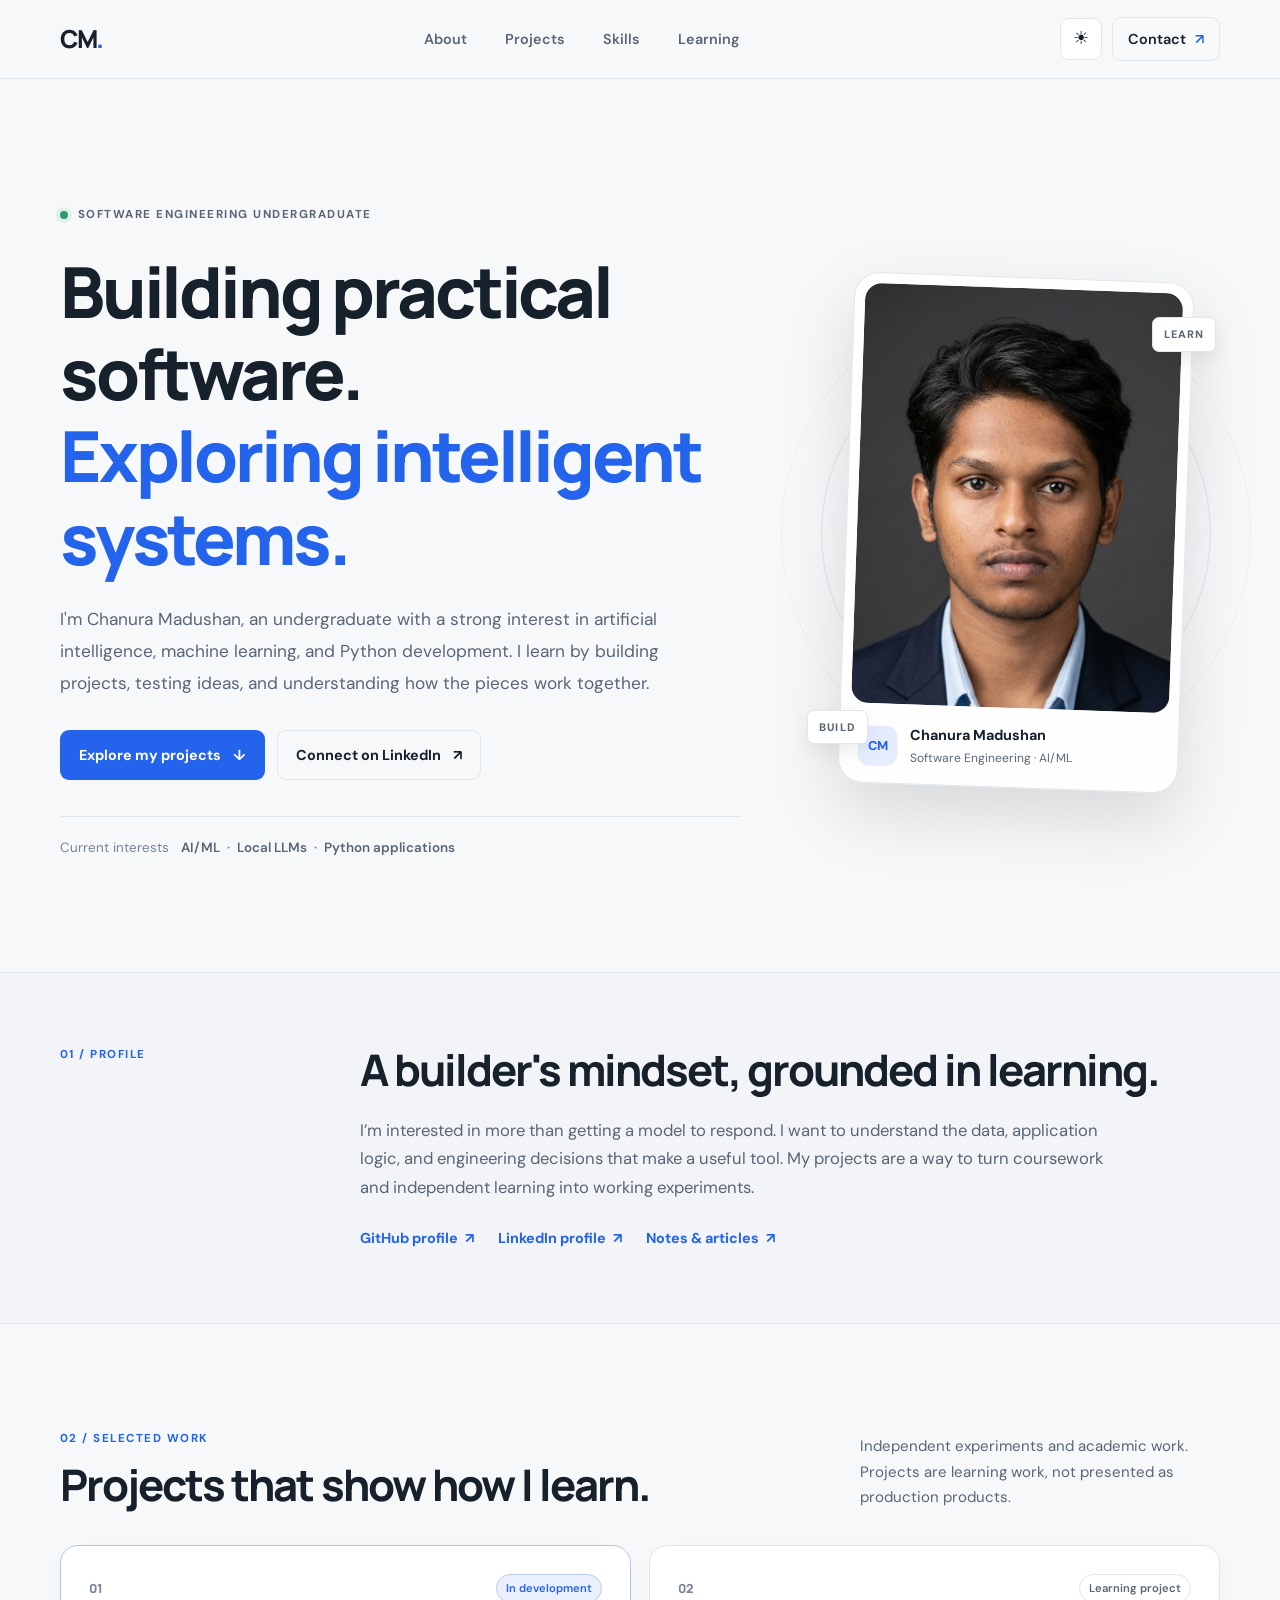
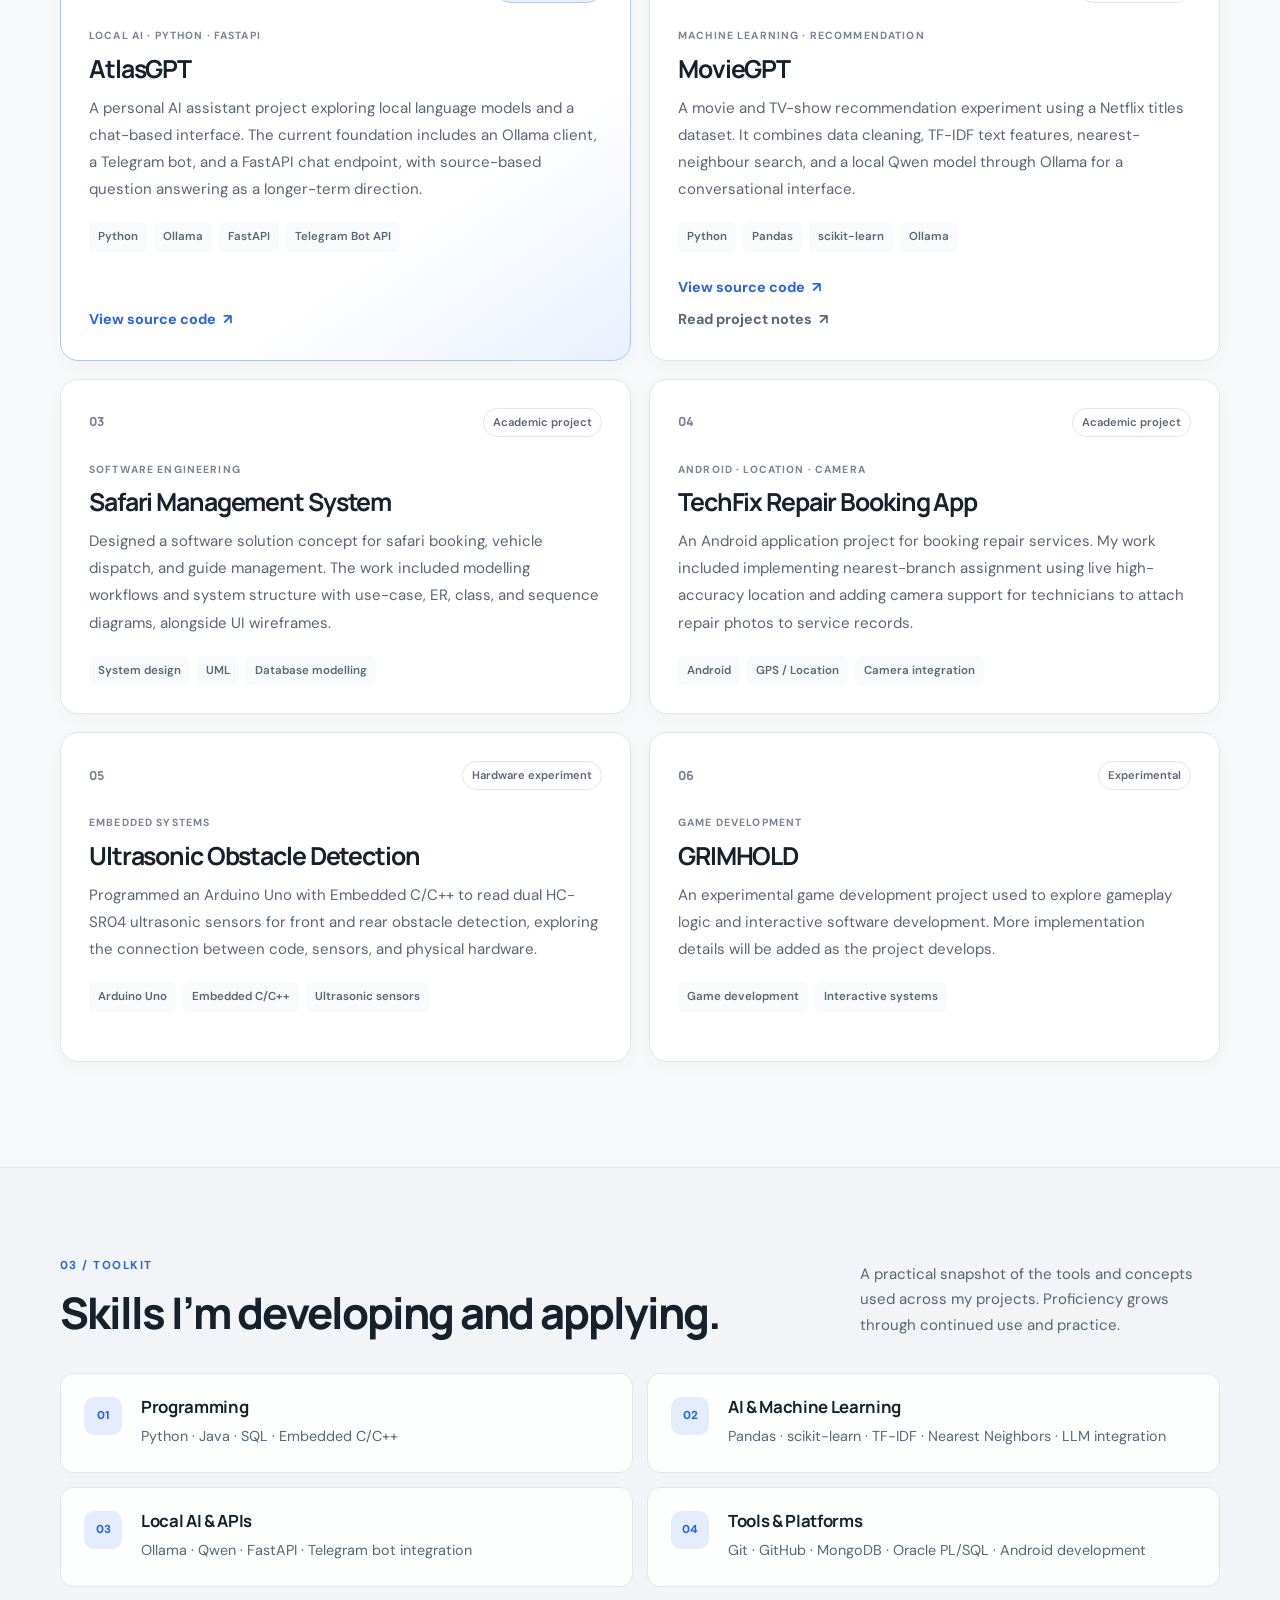
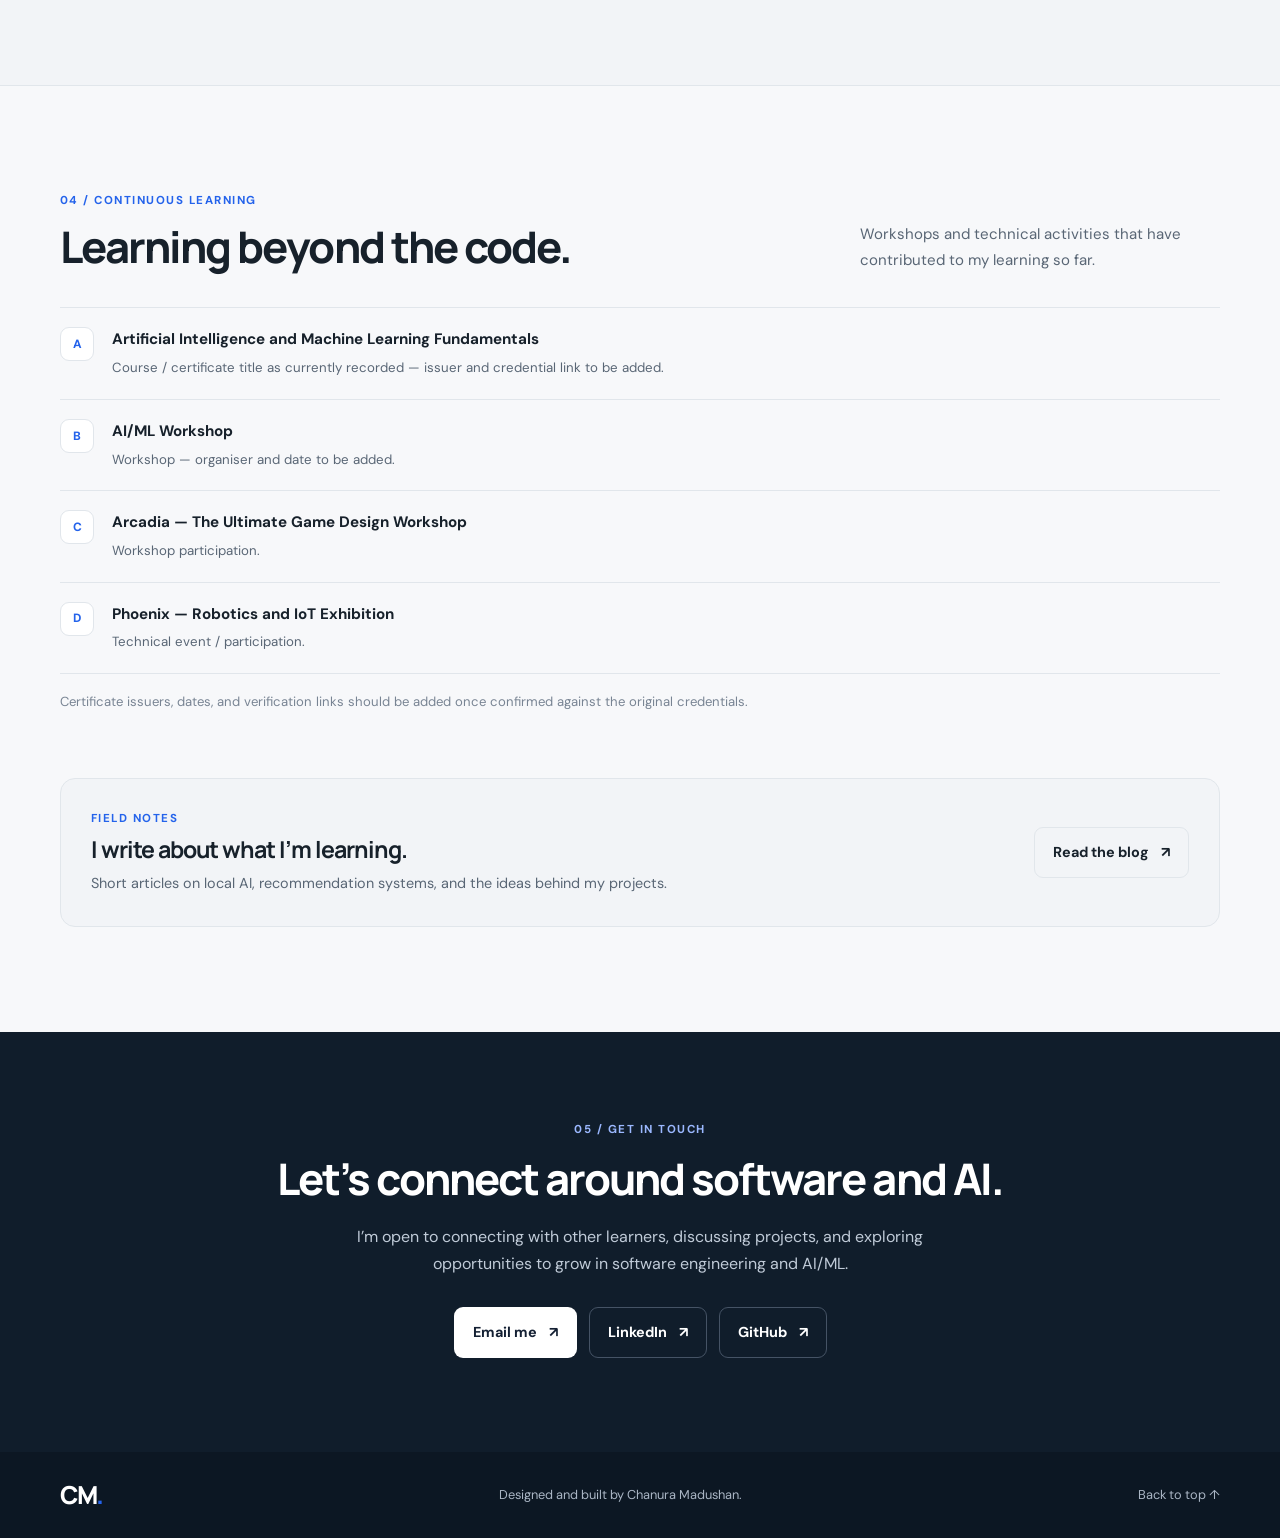
<file: index.html>
<!doctype html>
<html lang="en">
<head>
  <meta charset="utf-8">
  <meta name="viewport" content="width=device-width, initial-scale=1">
  <meta name="description" content="Chanura Madushan — Software Engineering undergraduate focused on AI, machine learning, Python, and practical software projects.">
  <meta name="theme-color" content="#f7f8fa">
  <title>Chanura Madushan | Software Engineering & AI/ML</title>
  <link rel="preconnect" href="https://fonts.googleapis.com">
  <link rel="preconnect" href="https://fonts.gstatic.com" crossorigin>
  <link href="https://fonts.googleapis.com/css2?family=DM+Sans:wght@400;500;600;700&family=Manrope:wght@400;500;600;700;800&display=swap" rel="stylesheet">
  <link rel="stylesheet" href="style.css">
</head>
<body>
  <a class="skip-link" href="#main">Skip to content</a>
  <header class="site-header">
    <div class="container header-inner">
      <a class="brand" href="#home" aria-label="Chanura Madushan home">CM<span>.</span></a>
      <nav class="main-nav" aria-label="Main navigation">
        <a href="#about">About</a>
        <a href="#projects">Projects</a>
        <a href="#skills">Skills</a>
        <a href="#learning">Learning</a>
      </nav>
      <div class="header-actions">
        <button class="theme-toggle" type="button" aria-label="Switch to dark mode" aria-pressed="false">
          <span class="theme-icon theme-icon-sun" aria-hidden="true">☀</span>
          <span class="theme-icon theme-icon-moon" aria-hidden="true">☾</span>
        </button>
        <a class="header-cta" href="#contact">Contact <span aria-hidden="true">↗</span></a>
      </div>
    </div>
  </header>

  <main id="main">
    <section class="hero container" id="home">
      <div class="hero-copy">
        <p class="eyebrow"><span class="status-dot"></span> SOFTWARE ENGINEERING UNDERGRADUATE</p>
        <h1>Building practical software.<br><span>Exploring intelligent systems.</span></h1>
        <p class="hero-lead">I'm Chanura Madushan, an undergraduate with a strong interest in artificial intelligence, machine learning, and Python development. I learn by building projects, testing ideas, and understanding how the pieces work together.</p>
        <div class="hero-actions">
          <a class="button button-primary" href="#projects">Explore my projects <span aria-hidden="true">↓</span></a>
          <a class="button button-secondary" href="https://www.linkedin.com/in/rgcmadushan" target="_blank" rel="noreferrer">Connect on LinkedIn <span aria-hidden="true">↗</span></a>
        </div>
        <div class="hero-focus">
          <span>Current interests</span>
          <p>AI/ML <i>·</i> Local LLMs <i>·</i> Python applications</p>
        </div>
      </div>
      <div class="hero-visual">
        <div class="portrait-frame">
          <img src="pfp.png" alt="Portrait of Chanura Madushan" width="420" height="420">
          <div class="portrait-caption"><span class="caption-mark">CM</span><span><strong>Chanura Madushan</strong><small>Software Engineering · AI/ML</small></span></div>
        </div>
        <div class="orbit orbit-one"></div><div class="orbit orbit-two"></div>
        <span class="visual-label label-one">LEARN</span><span class="visual-label label-two">BUILD</span>
      </div>
    </section>

    <section class="intro-band" id="about">
      <div class="container intro-grid">
        <p class="section-kicker">01 / PROFILE</p>
        <div>
          <h2>A builder's mindset, grounded in learning.</h2>
          <p>I’m interested in more than getting a model to respond. I want to understand the data, application logic, and engineering decisions that make a useful tool. My projects are a way to turn coursework and independent learning into working experiments.</p>
          <div class="profile-links">
            <a href="https://github.com/chanura-madushan" target="_blank" rel="noreferrer">GitHub profile <span>↗</span></a>
            <a href="https://www.linkedin.com/in/rgcmadushan" target="_blank" rel="noreferrer">LinkedIn profile <span>↗</span></a>
            <a href="blog.html">Notes & articles <span>↗</span></a>
          </div>
        </div>
      </div>
    </section>

    <section class="section container" id="projects">
      <div class="section-heading">
        <div><p class="section-kicker">02 / SELECTED WORK</p><h2>Projects that show how I learn.</h2></div>
        <p>Independent experiments and academic work. Projects are learning work, not presented as production products.</p>
      </div>
      <div class="project-grid">
        <article class="project-card project-featured">
          <div class="project-topline"><span class="project-index">01</span><span class="project-status status-progress">In development</span></div>
          <p class="project-type">LOCAL AI · PYTHON · FASTAPI</p>
          <h3>AtlasGPT</h3>
          <p>A personal AI assistant project exploring local language models and a chat-based interface. The current foundation includes an Ollama client, a Telegram bot, and a FastAPI chat endpoint, with source-based question answering as a longer-term direction.</p>
          <ul class="tag-list"><li>Python</li><li>Ollama</li><li>FastAPI</li><li>Telegram Bot API</li></ul>
          <a class="text-link" href="https://github.com/chanura-madushan/AtlasGPT" target="_blank" rel="noreferrer">View source code <span>↗</span></a>
        </article>
        <article class="project-card">
          <div class="project-topline"><span class="project-index">02</span><span class="project-status">Learning project</span></div>
          <p class="project-type">MACHINE LEARNING · RECOMMENDATION</p>
          <h3>MovieGPT</h3>
          <p>A movie and TV-show recommendation experiment using a Netflix titles dataset. It combines data cleaning, TF-IDF text features, nearest-neighbour search, and a local Qwen model through Ollama for a conversational interface.</p>
          <ul class="tag-list"><li>Python</li><li>Pandas</li><li>scikit-learn</li><li>Ollama</li></ul>
          <a class="text-link" href="https://github.com/chanura-madushan/MovieGPT" target="_blank" rel="noreferrer">View source code <span>↗</span></a>
          <a class="text-link secondary-link" href="blog/moviegpt.html">Read project notes <span>↗</span></a>
        </article>
        <article class="project-card">
          <div class="project-topline"><span class="project-index">03</span><span class="project-status">Academic project</span></div>
          <p class="project-type">SOFTWARE ENGINEERING</p>
          <h3>Safari Management System</h3>
          <p>Designed a software solution concept for safari booking, vehicle dispatch, and guide management. The work included modelling workflows and system structure with use-case, ER, class, and sequence diagrams, alongside UI wireframes.</p>
          <ul class="tag-list"><li>System design</li><li>UML</li><li>Database modelling</li></ul>
        </article>
        <article class="project-card">
          <div class="project-topline"><span class="project-index">04</span><span class="project-status">Academic project</span></div>
          <p class="project-type">ANDROID · LOCATION · CAMERA</p>
          <h3>TechFix Repair Booking App</h3>
          <p>An Android application project for booking repair services. My work included implementing nearest-branch assignment using live high-accuracy location and adding camera support for technicians to attach repair photos to service records.</p>
          <ul class="tag-list"><li>Android</li><li>GPS / Location</li><li>Camera integration</li></ul>
        </article>
        <article class="project-card">
          <div class="project-topline"><span class="project-index">05</span><span class="project-status">Hardware experiment</span></div>
          <p class="project-type">EMBEDDED SYSTEMS</p>
          <h3>Ultrasonic Obstacle Detection</h3>
          <p>Programmed an Arduino Uno with Embedded C/C++ to read dual HC-SR04 ultrasonic sensors for front and rear obstacle detection, exploring the connection between code, sensors, and physical hardware.</p>
          <ul class="tag-list"><li>Arduino Uno</li><li>Embedded C/C++</li><li>Ultrasonic sensors</li></ul>
        </article>
        <article class="project-card">
          <div class="project-topline"><span class="project-index">06</span><span class="project-status">Experimental</span></div>
          <p class="project-type">GAME DEVELOPMENT</p>
          <h3>GRIMHOLD</h3>
          <p>An experimental game development project used to explore gameplay logic and interactive software development. More implementation details will be added as the project develops.</p>
          <ul class="tag-list"><li>Game development</li><li>Interactive systems</li></ul>
        </article>
      </div>
    </section>

    <section class="skills-section" id="skills">
      <div class="container">
        <div class="section-heading">
          <div><p class="section-kicker">03 / TOOLKIT</p><h2>Skills I’m developing and applying.</h2></div>
          <p>A practical snapshot of the tools and concepts used across my projects. Proficiency grows through continued use and practice.</p>
        </div>
        <div class="skills-grid">
          <article class="skill-card"><span class="skill-number">01</span><div><h3>Programming</h3><p>Python · Java · SQL · Embedded C/C++</p></div></article>
          <article class="skill-card"><span class="skill-number">02</span><div><h3>AI & Machine Learning</h3><p>Pandas · scikit-learn · TF-IDF · Nearest Neighbors · LLM integration</p></div></article>
          <article class="skill-card"><span class="skill-number">03</span><div><h3>Local AI & APIs</h3><p>Ollama · Qwen · FastAPI · Telegram bot integration</p></div></article>
          <article class="skill-card"><span class="skill-number">04</span><div><h3>Tools & Platforms</h3><p>Git · GitHub · MongoDB · Oracle PL/SQL · Android development</p></div></article>
        </div>
      </div>
    </section>

    <section class="section container learning-section" id="learning">
      <div class="section-heading">
        <div><p class="section-kicker">04 / CONTINUOUS LEARNING</p><h2>Learning beyond the code.</h2></div>
        <p>Workshops and technical activities that have contributed to my learning so far.</p>
      </div>
      <div class="learning-list">
        <div><span class="learning-marker">A</span><p><strong>Artificial Intelligence and Machine Learning Fundamentals</strong><small>Course / certificate title as currently recorded — issuer and credential link to be added.</small></p></div>
        <div><span class="learning-marker">B</span><p><strong>AI/ML Workshop</strong><small>Workshop — organiser and date to be added.</small></p></div>
        <div><span class="learning-marker">C</span><p><strong>Arcadia — The Ultimate Game Design Workshop</strong><small>Workshop participation.</small></p></div>
        <div><span class="learning-marker">D</span><p><strong>Phoenix — Robotics and IoT Exhibition</strong><small>Technical event / participation.</small></p></div>
      </div>
      <p class="credential-note">Certificate issuers, dates, and verification links should be added once confirmed against the original credentials.</p>
      <div class="blog-strip">
        <div><p class="section-kicker">FIELD NOTES</p><h3>I write about what I’m learning.</h3><p>Short articles on local AI, recommendation systems, and the ideas behind my projects.</p></div>
        <a class="button button-secondary" href="blog.html">Read the blog <span aria-hidden="true">↗</span></a>
      </div>
    </section>

    <section class="contact-section" id="contact">
      <div class="container contact-inner">
        <p class="section-kicker">05 / GET IN TOUCH</p>
        <h2>Let’s connect around software and AI.</h2>
        <p>I’m open to connecting with other learners, discussing projects, and exploring opportunities to grow in software engineering and AI/ML.</p>
        <div class="hero-actions">
          <a class="button button-light" href="mailto:chanuramadushan18@gmail.com">Email me <span aria-hidden="true">↗</span></a>
          <a class="button button-outline-light" href="https://www.linkedin.com/in/rgcmadushan" target="_blank" rel="noreferrer">LinkedIn <span aria-hidden="true">↗</span></a>
          <a class="button button-outline-light" href="https://github.com/chanura-madushan" target="_blank" rel="noreferrer">GitHub <span aria-hidden="true">↗</span></a>
        </div>
      </div>
    </section>
  </main>
  <footer class="site-footer"><div class="container footer-inner"><a class="brand" href="#home">CM<span>.</span></a><p>Designed and built by Chanura Madushan.</p><a href="#home">Back to top ↑</a></div></footer>

  <script>
    const toggle = document.querySelector('.theme-toggle');
    const themeColor = document.querySelector('meta[name="theme-color"]');
    const savedTheme = localStorage.getItem('theme');
    const preferredDark = window.matchMedia('(prefers-color-scheme: dark)').matches;

    function setTheme(theme) {
      document.documentElement.dataset.theme = theme;
      localStorage.setItem('theme', theme);
      const isDark = theme === 'dark';
      toggle.setAttribute('aria-pressed', isDark);
      toggle.setAttribute('aria-label', isDark ? 'Switch to light mode' : 'Switch to dark mode');
      themeColor.setAttribute('content', isDark ? '#0f1720' : '#f7f8fa');
    }

    setTheme(savedTheme || (preferredDark ? 'dark' : 'light'));

    toggle.addEventListener('click', () => {
      setTheme(document.documentElement.dataset.theme === 'dark' ? 'light' : 'dark');
    });
  </script>
</body>
</html>
</file>
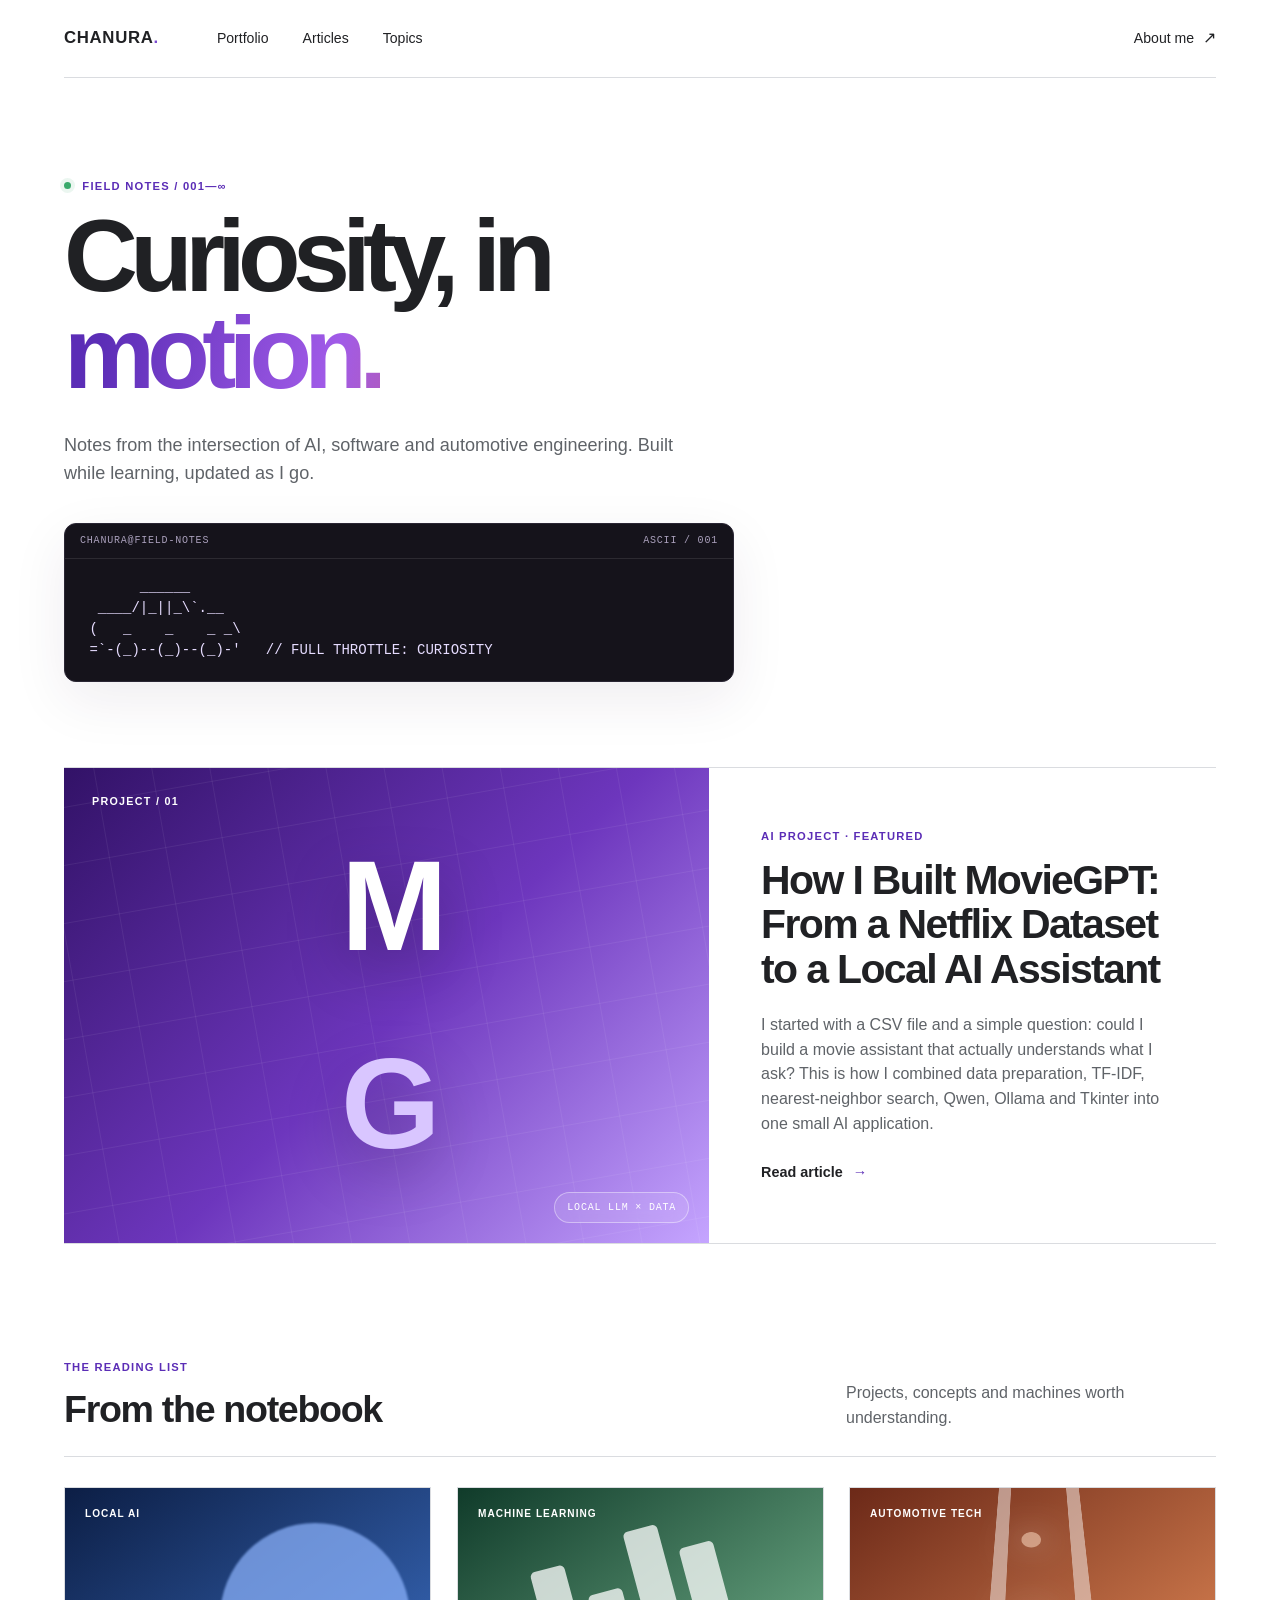
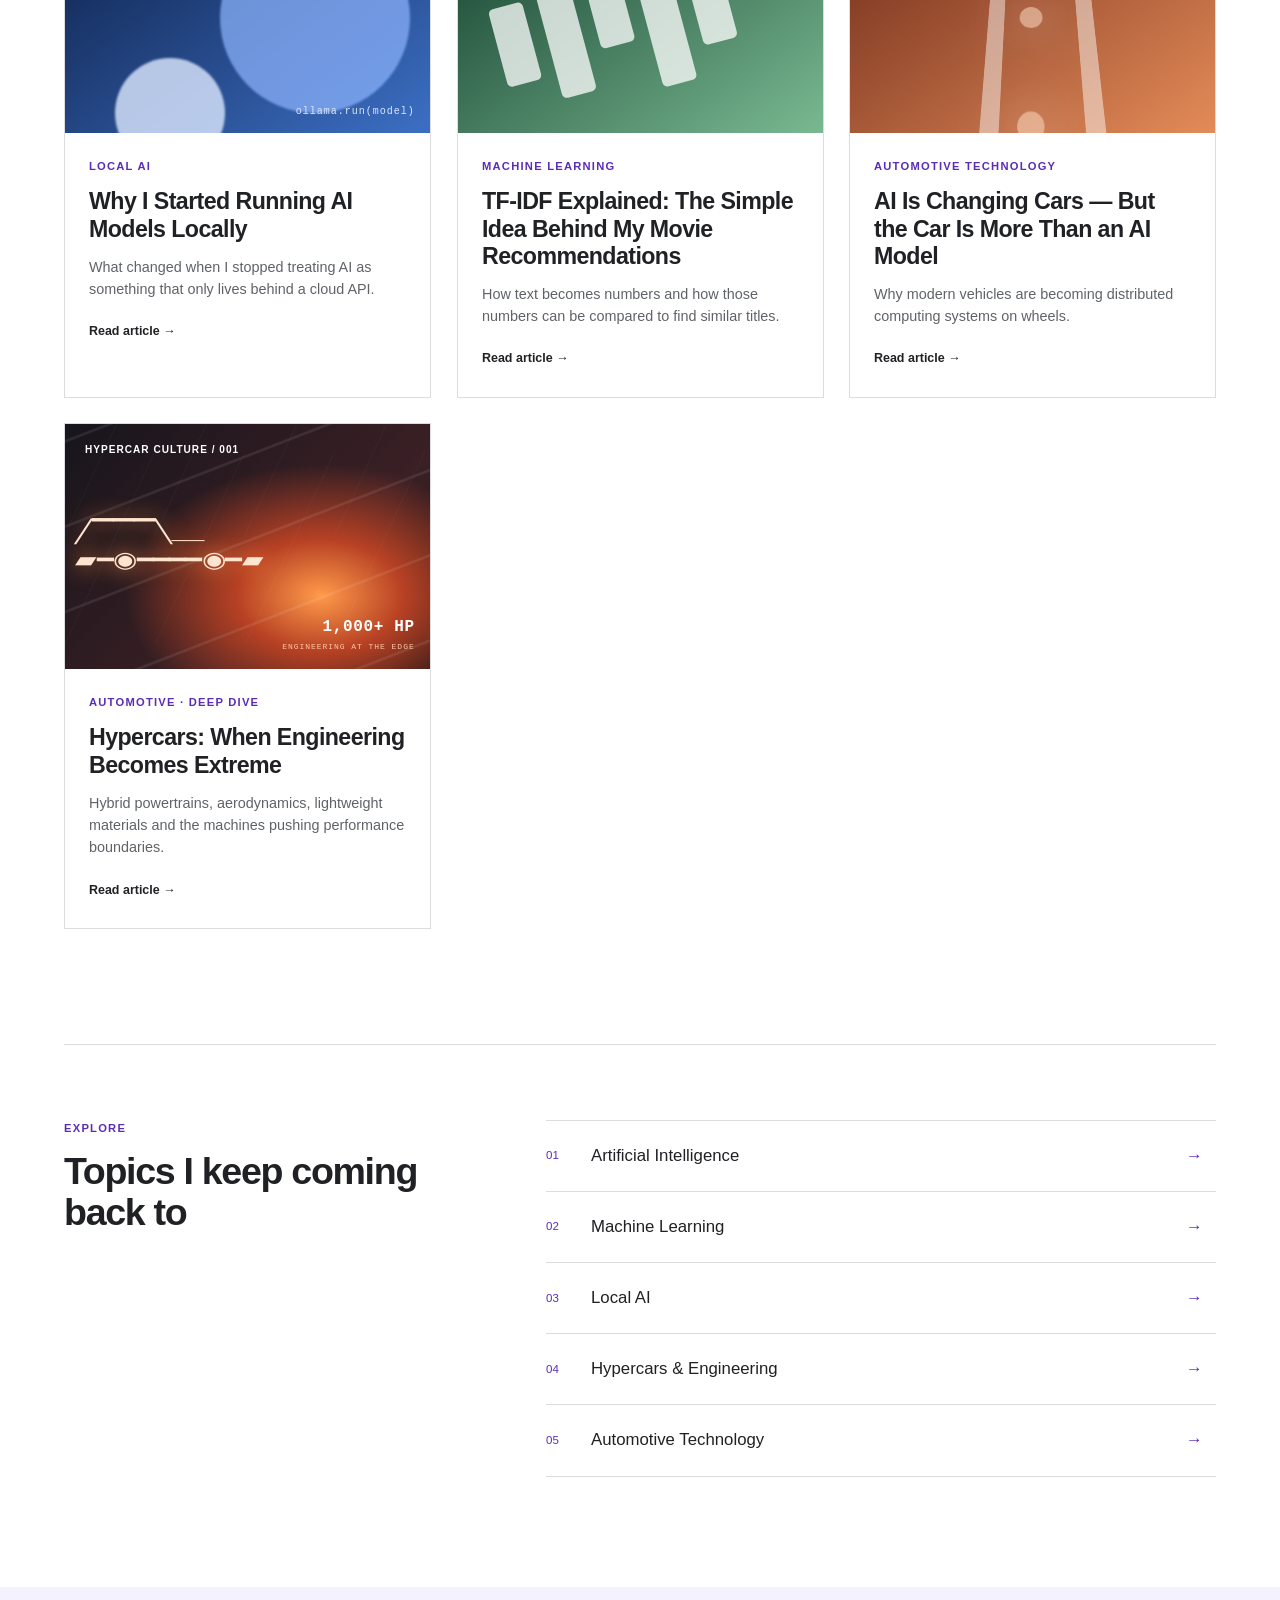
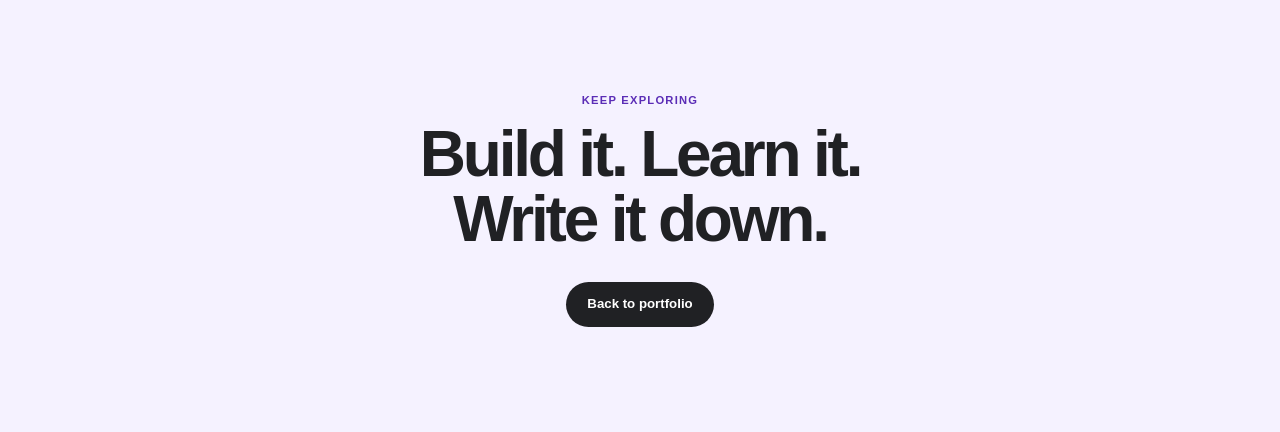
<file: blog.html>
<!DOCTYPE html>
<html lang="en">
<head>
<meta charset="UTF-8">
<meta name="viewport" content="width=device-width, initial-scale=1.0">
<meta name="description" content="Chanura Madushan — notes on AI, machine learning, software and automotive technology, from local LLMs to hypercars.">
<title>Field Notes | Chanura Madushan</title>
<link rel="stylesheet" href="style.css">
<link rel="stylesheet" href="blog.css">
</head>
<body>
<header class="dm-header">
  <a class="dm-logo" href="index.html">CHANURA<span>.</span></a>
  <nav class="dm-nav" aria-label="Blog navigation">
    <a href="index.html">Portfolio</a>
    <a href="#articles">Articles</a>
    <a href="#topics">Topics</a>
  </nav>
  <a class="dm-header-link" href="index.html">About me <span>↗</span></a>
</header>

<main>
<section class="dm-intro reveal">
  <p class="dm-kicker"><span class="status-dot"></span> FIELD NOTES / 001—∞</p>
  <h1>Curiosity, in<br><span class="gradient-text">motion.</span></h1>
  <p class="dm-lead">Notes from the intersection of AI, software and automotive engineering. Built while learning, updated as I go.</p>
  <div class="ascii-console" aria-label="ASCII art of a sports car">
    <div class="console-top"><span>CHANURA@FIELD-NOTES</span><span>ASCII / 001</span></div>
<pre class="ascii-car" aria-hidden="true">       ______
  ____/|_||_\`.__
 (   _    _    _ _\
 =`-(_)--(_)--(_)-'   // FULL THROTTLE: CURIOSITY</pre>
  </div>
</section>

<section id="featured" class="dm-feature reveal">
  <a href="blog/moviegpt.html" class="feature-image image-purple">
    <div class="image-grid"></div>
    <span class="image-label">PROJECT / 01</span>
    <div class="feature-symbol">M<span>G</span></div>
    <span class="floating-chip">LOCAL LLM × DATA</span>
  </a>
  <div class="feature-copy">
    <p class="dm-category">AI PROJECT · FEATURED</p>
    <h2>How I Built MovieGPT: From a Netflix Dataset to a Local AI Assistant</h2>
    <p>I started with a CSV file and a simple question: could I build a movie assistant that actually understands what I ask? This is how I combined data preparation, TF-IDF, nearest-neighbor search, Qwen, Ollama and Tkinter into one small AI application.</p>
    <a class="dm-read" href="blog/moviegpt.html">Read article <span>→</span></a>
  </div>
</section>

<section id="articles" class="dm-section">
  <div class="dm-section-head reveal">
    <div><p class="dm-kicker">THE READING LIST</p><h2>From the notebook</h2></div>
    <p>Projects, concepts and machines worth understanding.</p>
  </div>
  <div class="dm-grid">
    <a class="dm-card reveal" href="blog/local-ai.html">
      <div class="card-image image-blue"><span>LOCAL AI</span><div class="orb orb-one"></div><div class="orb orb-two"></div><span class="visual-code">ollama.run(model)</span></div>
      <div class="card-body"><p class="dm-category">LOCAL AI</p><h3>Why I Started Running AI Models Locally</h3><p>What changed when I stopped treating AI as something that only lives behind a cloud API.</p><span class="dm-read">Read article →</span></div>
    </a>
    <a class="dm-card reveal" href="blog/tfidf.html">
      <div class="card-image image-green"><span>MACHINE LEARNING</span><div class="tfidf-art"><i></i><i></i><i></i><i></i><i></i></div></div>
      <div class="card-body"><p class="dm-category">MACHINE LEARNING</p><h3>TF-IDF Explained: The Simple Idea Behind My Movie Recommendations</h3><p>How text becomes numbers and how those numbers can be compared to find similar titles.</p><span class="dm-read">Read article →</span></div>
    </a>
    <a class="dm-card reveal" href="blog/ai-cars.html">
      <div class="card-image image-orange"><span>AUTOMOTIVE TECH</span><div class="road-art"><b></b><b></b><b></b></div></div>
      <div class="card-body"><p class="dm-category">AUTOMOTIVE TECHNOLOGY</p><h3>AI Is Changing Cars — But the Car Is More Than an AI Model</h3><p>Why modern vehicles are becoming distributed computing systems on wheels.</p><span class="dm-read">Read article →</span></div>
    </a>
    <a class="dm-card reveal hypercar-card" href="blog/hypercars.html">
      <div class="card-image hypercar-visual"><span>HYPERCAR CULTURE / 001</span><div class="speed-lines"></div><div class="hypercar-outline" aria-hidden="true">╱▔▔▔╲__<br>▰━◉━━━━◉━▰</div><div class="visual-spec">1,000+ HP<br><small>ENGINEERING AT THE EDGE</small></div></div>
      <div class="card-body"><p class="dm-category">AUTOMOTIVE · DEEP DIVE</p><h3>Hypercars: When Engineering Becomes Extreme</h3><p>Hybrid powertrains, aerodynamics, lightweight materials and the machines pushing performance boundaries.</p><span class="dm-read">Read article →</span></div>
    </a>
  </div>
</section>

<section id="topics" class="dm-topics reveal">
  <div><p class="dm-kicker">EXPLORE</p><h2>Topics I keep coming back to</h2></div>
  <div class="topic-links">
    <a href="#articles"><span>01</span> Artificial Intelligence <b>→</b></a>
    <a href="#articles"><span>02</span> Machine Learning <b>→</b></a>
    <a href="#articles"><span>03</span> Local AI <b>→</b></a>
    <a href="blog/hypercars.html"><span>04</span> Hypercars & Engineering <b>→</b></a>
    <a href="blog/ai-cars.html"><span>05</span> Automotive Technology <b>→</b></a>
  </div>
</section>

<section class="dm-bottom">
  <p class="dm-kicker">KEEP EXPLORING</p>
  <h2>Build it. Learn it.<br>Write it down.</h2>
  <a href="index.html" class="dm-button">Back to portfolio</a>
</section>
</main>
<script>
(() => {
  const items = document.querySelectorAll('.reveal');
  if (!('IntersectionObserver' in window) || window.matchMedia('(prefers-reduced-motion: reduce)').matches) {
    items.forEach(item => item.classList.add('is-visible'));
    return;
  }
  const observer = new IntersectionObserver((entries, obs) => {
    entries.forEach(entry => {
      if (entry.isIntersecting) {
        entry.target.classList.add('is-visible');
        obs.unobserve(entry.target);
      }
    });
  }, { threshold: 0.12 });
  items.forEach(item => observer.observe(item));
})();
</script>
</body>
</html>
</file>
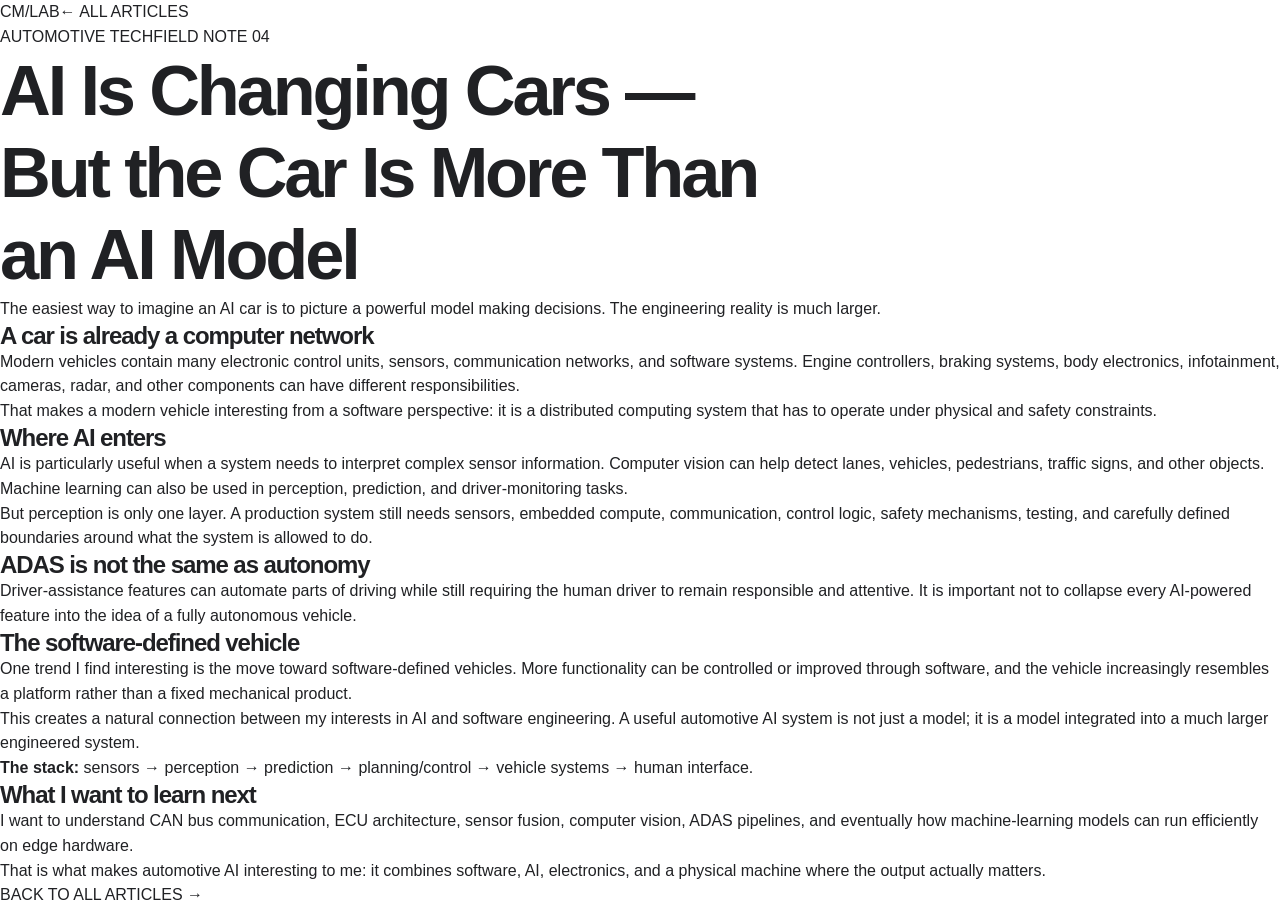
<file: blog/ai-cars.html>
<!DOCTYPE html><html lang="en"><head><meta charset="UTF-8"><meta name="viewport" content="width=device-width, initial-scale=1.0"><meta name="description" content="A personal look at AI, sensors, ECUs and software-defined vehicles."><title>AI Is Changing Cars | Chanura Madushan</title><link rel="stylesheet" href="../style.css"><link rel="stylesheet" href="../blog.css"></head><body><header class="article-header"><a class="blog-brand" href="../blog.html">CM<span>/</span>LAB</a><a class="back-link" href="../blog.html">← ALL ARTICLES</a></header><main class="article-page"><div class="article-meta"><span class="article-tag">AUTOMOTIVE TECH</span><span>FIELD NOTE 04</span></div><h1>AI Is Changing Cars — But the Car Is More Than an AI Model</h1><p class="article-lead">The easiest way to imagine an AI car is to picture a powerful model making decisions. The engineering reality is much larger.</p><div class="article-body"><h2>A car is already a computer network</h2><p>Modern vehicles contain many electronic control units, sensors, communication networks, and software systems. Engine controllers, braking systems, body electronics, infotainment, cameras, radar, and other components can have different responsibilities.</p><p>That makes a modern vehicle interesting from a software perspective: it is a distributed computing system that has to operate under physical and safety constraints.</p><h2>Where AI enters</h2><p>AI is particularly useful when a system needs to interpret complex sensor information. Computer vision can help detect lanes, vehicles, pedestrians, traffic signs, and other objects. Machine learning can also be used in perception, prediction, and driver-monitoring tasks.</p><p>But perception is only one layer. A production system still needs sensors, embedded compute, communication, control logic, safety mechanisms, testing, and carefully defined boundaries around what the system is allowed to do.</p><h2>ADAS is not the same as autonomy</h2><p>Driver-assistance features can automate parts of driving while still requiring the human driver to remain responsible and attentive. It is important not to collapse every AI-powered feature into the idea of a fully autonomous vehicle.</p><h2>The software-defined vehicle</h2><p>One trend I find interesting is the move toward software-defined vehicles. More functionality can be controlled or improved through software, and the vehicle increasingly resembles a platform rather than a fixed mechanical product.</p><p>This creates a natural connection between my interests in AI and software engineering. A useful automotive AI system is not just a model; it is a model integrated into a much larger engineered system.</p><div class="callout"><b>The stack:</b> sensors → perception → prediction → planning/control → vehicle systems → human interface.</div><h2>What I want to learn next</h2><p>I want to understand CAN bus communication, ECU architecture, sensor fusion, computer vision, ADAS pipelines, and eventually how machine-learning models can run efficiently on edge hardware.</p><p>That is what makes automotive AI interesting to me: it combines software, AI, electronics, and a physical machine where the output actually matters.</p></div><a class="next-article" href="../blog.html">BACK TO ALL ARTICLES →</a></main></body></html>
</file>
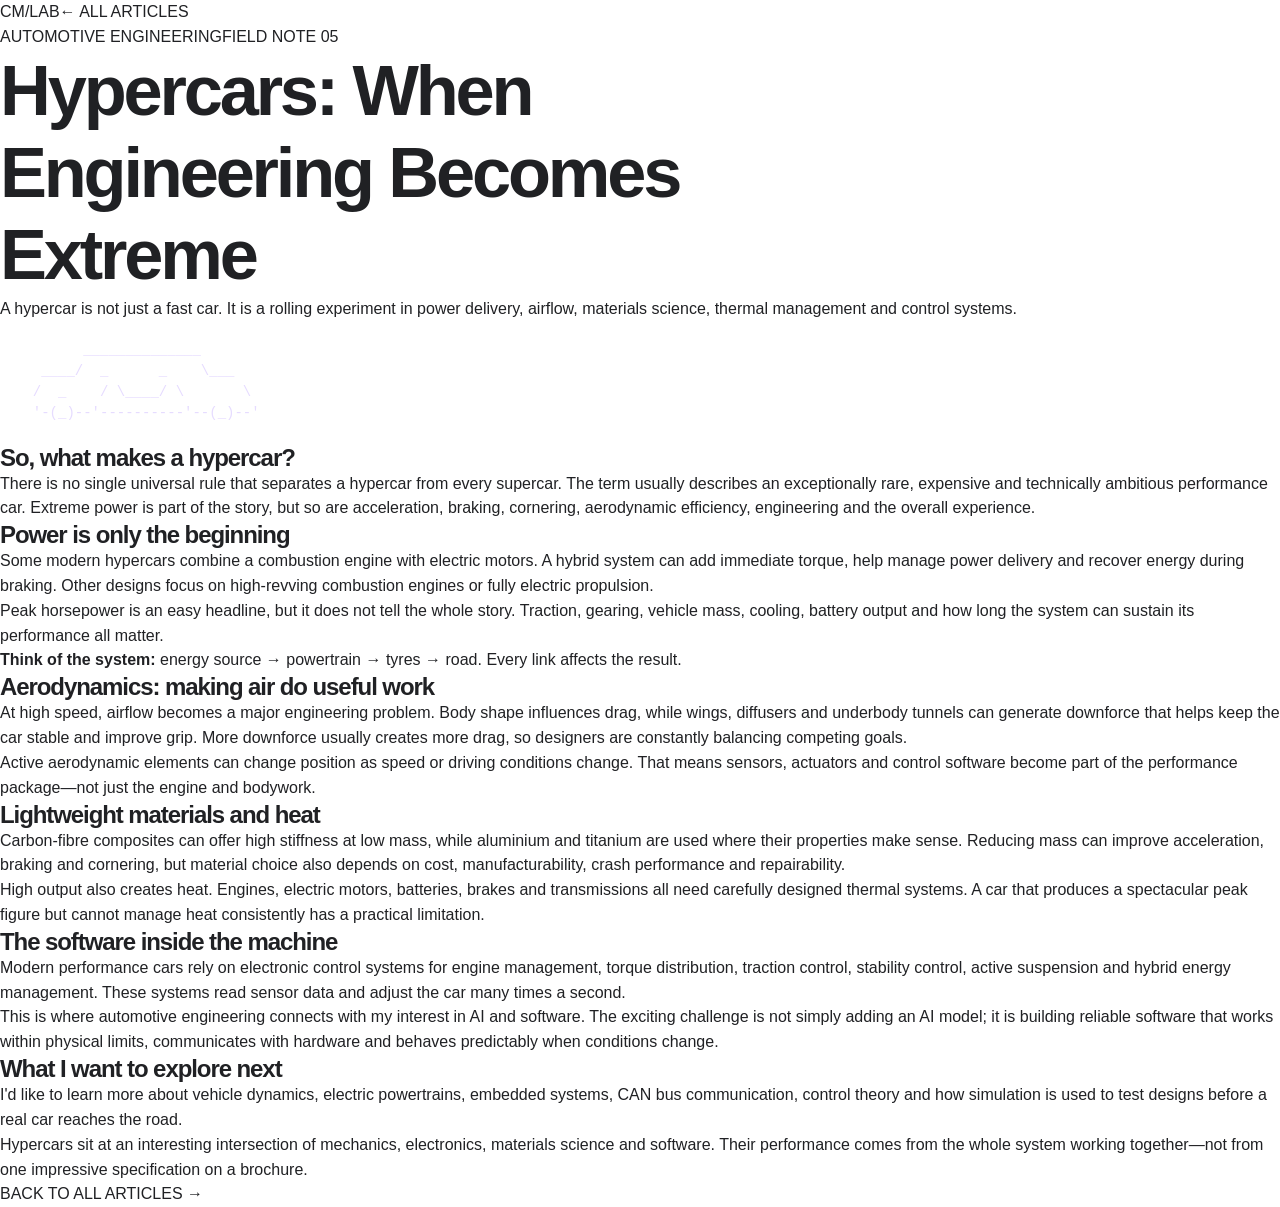
<file: blog/hypercars.html>
<!DOCTYPE html>
<html lang="en">
<head>
<meta charset="UTF-8">
<meta name="viewport" content="width=device-width, initial-scale=1.0">
<meta name="description" content="A beginner-friendly look at hypercars, hybrid powertrains, aerodynamics, materials and performance engineering.">
<title>Hypercars: When Engineering Becomes Extreme | Chanura Madushan</title>
<link rel="stylesheet" href="../style.css">
<link rel="stylesheet" href="../blog.css">
</head>
<body>
<header class="article-header"><a class="blog-brand" href="../blog.html">CM<span>/</span>LAB</a><a class="back-link" href="../blog.html">← ALL ARTICLES</a></header>
<main class="article-page">
<div class="article-meta"><span class="article-tag">AUTOMOTIVE ENGINEERING</span><span>FIELD NOTE 05</span></div>
<h1>Hypercars: When Engineering Becomes Extreme</h1>
<p class="article-lead">A hypercar is not just a fast car. It is a rolling experiment in power delivery, airflow, materials science, thermal management and control systems.</p>
<div class="article-body">
<pre class="ascii-car article-ascii" aria-label="ASCII art of a hypercar">        ______________
   ____/  _      _    \___
  /  _    / \____/ \       \
  '-(_)--'----------'--(_)--'</pre>
<h2>So, what makes a hypercar?</h2>
<p>There is no single universal rule that separates a hypercar from every supercar. The term usually describes an exceptionally rare, expensive and technically ambitious performance car. Extreme power is part of the story, but so are acceleration, braking, cornering, aerodynamic efficiency, engineering and the overall experience.</p>
<h2>Power is only the beginning</h2>
<p>Some modern hypercars combine a combustion engine with electric motors. A hybrid system can add immediate torque, help manage power delivery and recover energy during braking. Other designs focus on high-revving combustion engines or fully electric propulsion.</p>
<p>Peak horsepower is an easy headline, but it does not tell the whole story. Traction, gearing, vehicle mass, cooling, battery output and how long the system can sustain its performance all matter.</p>
<div class="callout"><b>Think of the system:</b> energy source → powertrain → tyres → road. Every link affects the result.</div>
<h2>Aerodynamics: making air do useful work</h2>
<p>At high speed, airflow becomes a major engineering problem. Body shape influences drag, while wings, diffusers and underbody tunnels can generate downforce that helps keep the car stable and improve grip. More downforce usually creates more drag, so designers are constantly balancing competing goals.</p>
<p>Active aerodynamic elements can change position as speed or driving conditions change. That means sensors, actuators and control software become part of the performance package—not just the engine and bodywork.</p>
<h2>Lightweight materials and heat</h2>
<p>Carbon-fibre composites can offer high stiffness at low mass, while aluminium and titanium are used where their properties make sense. Reducing mass can improve acceleration, braking and cornering, but material choice also depends on cost, manufacturability, crash performance and repairability.</p>
<p>High output also creates heat. Engines, electric motors, batteries, brakes and transmissions all need carefully designed thermal systems. A car that produces a spectacular peak figure but cannot manage heat consistently has a practical limitation.</p>
<h2>The software inside the machine</h2>
<p>Modern performance cars rely on electronic control systems for engine management, torque distribution, traction control, stability control, active suspension and hybrid energy management. These systems read sensor data and adjust the car many times a second.</p>
<p>This is where automotive engineering connects with my interest in AI and software. The exciting challenge is not simply adding an AI model; it is building reliable software that works within physical limits, communicates with hardware and behaves predictably when conditions change.</p>
<h2>What I want to explore next</h2>
<p>I'd like to learn more about vehicle dynamics, electric powertrains, embedded systems, CAN bus communication, control theory and how simulation is used to test designs before a real car reaches the road.</p>
<p>Hypercars sit at an interesting intersection of mechanics, electronics, materials science and software. Their performance comes from the whole system working together—not from one impressive specification on a brochure.</p>
</div>
<a class="next-article" href="../blog.html">BACK TO ALL ARTICLES →</a>
</main>
</body>
</html>
</file>
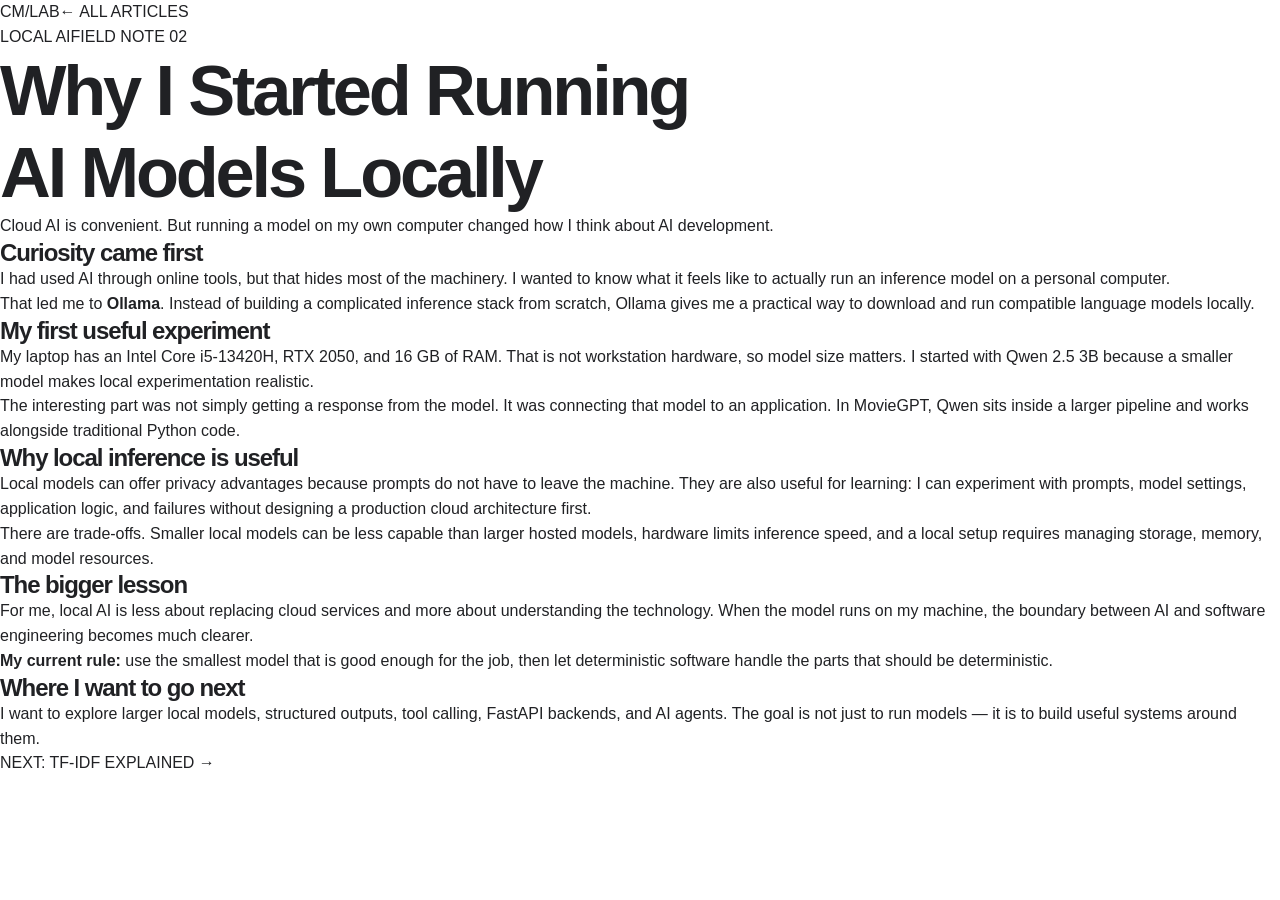
<file: blog/local-ai.html>
<!DOCTYPE html><html lang="en"><head><meta charset="UTF-8"><meta name="viewport" content="width=device-width, initial-scale=1.0"><meta name="description" content="Why I started experimenting with local AI models using Ollama."><title>Why I Started Running AI Models Locally | Chanura Madushan</title><link rel="stylesheet" href="../style.css"><link rel="stylesheet" href="../blog.css"></head><body><header class="article-header"><a class="blog-brand" href="../blog.html">CM<span>/</span>LAB</a><a class="back-link" href="../blog.html">← ALL ARTICLES</a></header><main class="article-page"><div class="article-meta"><span class="article-tag">LOCAL AI</span><span>FIELD NOTE 02</span></div><h1>Why I Started Running AI Models Locally</h1><p class="article-lead">Cloud AI is convenient. But running a model on my own computer changed how I think about AI development.</p><div class="article-body"><h2>Curiosity came first</h2><p>I had used AI through online tools, but that hides most of the machinery. I wanted to know what it feels like to actually run an inference model on a personal computer.</p><p>That led me to <strong>Ollama</strong>. Instead of building a complicated inference stack from scratch, Ollama gives me a practical way to download and run compatible language models locally.</p><h2>My first useful experiment</h2><p>My laptop has an Intel Core i5-13420H, RTX 2050, and 16 GB of RAM. That is not workstation hardware, so model size matters. I started with Qwen 2.5 3B because a smaller model makes local experimentation realistic.</p><p>The interesting part was not simply getting a response from the model. It was connecting that model to an application. In MovieGPT, Qwen sits inside a larger pipeline and works alongside traditional Python code.</p><h2>Why local inference is useful</h2><p>Local models can offer privacy advantages because prompts do not have to leave the machine. They are also useful for learning: I can experiment with prompts, model settings, application logic, and failures without designing a production cloud architecture first.</p><p>There are trade-offs. Smaller local models can be less capable than larger hosted models, hardware limits inference speed, and a local setup requires managing storage, memory, and model resources.</p><h2>The bigger lesson</h2><p>For me, local AI is less about replacing cloud services and more about understanding the technology. When the model runs on my machine, the boundary between AI and software engineering becomes much clearer.</p><div class="callout"><b>My current rule:</b> use the smallest model that is good enough for the job, then let deterministic software handle the parts that should be deterministic.</div><h2>Where I want to go next</h2><p>I want to explore larger local models, structured outputs, tool calling, FastAPI backends, and AI agents. The goal is not just to run models — it is to build useful systems around them.</p></div><a class="next-article" href="tfidf.html">NEXT: TF-IDF EXPLAINED →</a></main></body></html>
</file>
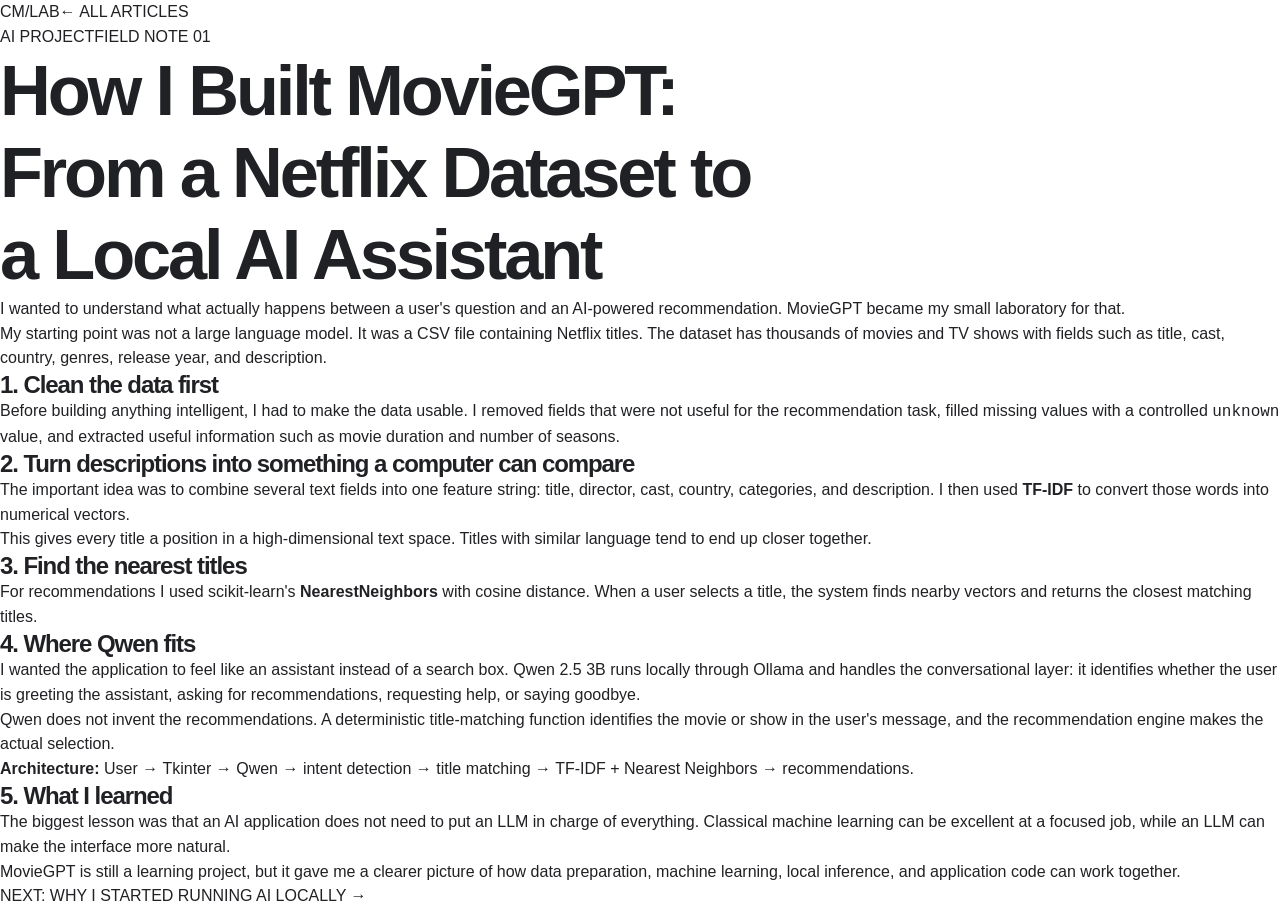
<file: blog/moviegpt.html>
<!DOCTYPE html><html lang="en"><head><meta charset="UTF-8"><meta name="viewport" content="width=device-width, initial-scale=1.0"><meta name="description" content="How I built MovieGPT with TF-IDF, Nearest Neighbors, Qwen, Ollama and Tkinter."><title>How I Built MovieGPT | Chanura Madushan</title><link rel="stylesheet" href="../style.css"><link rel="stylesheet" href="../blog.css"></head><body><header class="article-header"><a class="blog-brand" href="../blog.html">CM<span>/</span>LAB</a><a class="back-link" href="../blog.html">← ALL ARTICLES</a></header><main class="article-page"><div class="article-meta"><span class="article-tag">AI PROJECT</span><span>FIELD NOTE 01</span></div><h1>How I Built MovieGPT: From a Netflix Dataset to a Local AI Assistant</h1><p class="article-lead">I wanted to understand what actually happens between a user's question and an AI-powered recommendation. MovieGPT became my small laboratory for that.</p><div class="article-body"><p>My starting point was not a large language model. It was a CSV file containing Netflix titles. The dataset has thousands of movies and TV shows with fields such as title, cast, country, genres, release year, and description.</p><h2>1. Clean the data first</h2><p>Before building anything intelligent, I had to make the data usable. I removed fields that were not useful for the recommendation task, filled missing values with a controlled <code>unknown</code> value, and extracted useful information such as movie duration and number of seasons.</p><h2>2. Turn descriptions into something a computer can compare</h2><p>The important idea was to combine several text fields into one feature string: title, director, cast, country, categories, and description. I then used <strong>TF-IDF</strong> to convert those words into numerical vectors.</p><p>This gives every title a position in a high-dimensional text space. Titles with similar language tend to end up closer together.</p><h2>3. Find the nearest titles</h2><p>For recommendations I used scikit-learn's <strong>NearestNeighbors</strong> with cosine distance. When a user selects a title, the system finds nearby vectors and returns the closest matching titles.</p><h2>4. Where Qwen fits</h2><p>I wanted the application to feel like an assistant instead of a search box. Qwen 2.5 3B runs locally through Ollama and handles the conversational layer: it identifies whether the user is greeting the assistant, asking for recommendations, requesting help, or saying goodbye.</p><p>Qwen does not invent the recommendations. A deterministic title-matching function identifies the movie or show in the user's message, and the recommendation engine makes the actual selection.</p><div class="callout"><b>Architecture:</b> User → Tkinter → Qwen → intent detection → title matching → TF-IDF + Nearest Neighbors → recommendations.</div><h2>5. What I learned</h2><p>The biggest lesson was that an AI application does not need to put an LLM in charge of everything. Classical machine learning can be excellent at a focused job, while an LLM can make the interface more natural.</p><p>MovieGPT is still a learning project, but it gave me a clearer picture of how data preparation, machine learning, local inference, and application code can work together.</p></div><a class="next-article" href="local-ai.html">NEXT: WHY I STARTED RUNNING AI LOCALLY →</a></main></body></html>
</file>
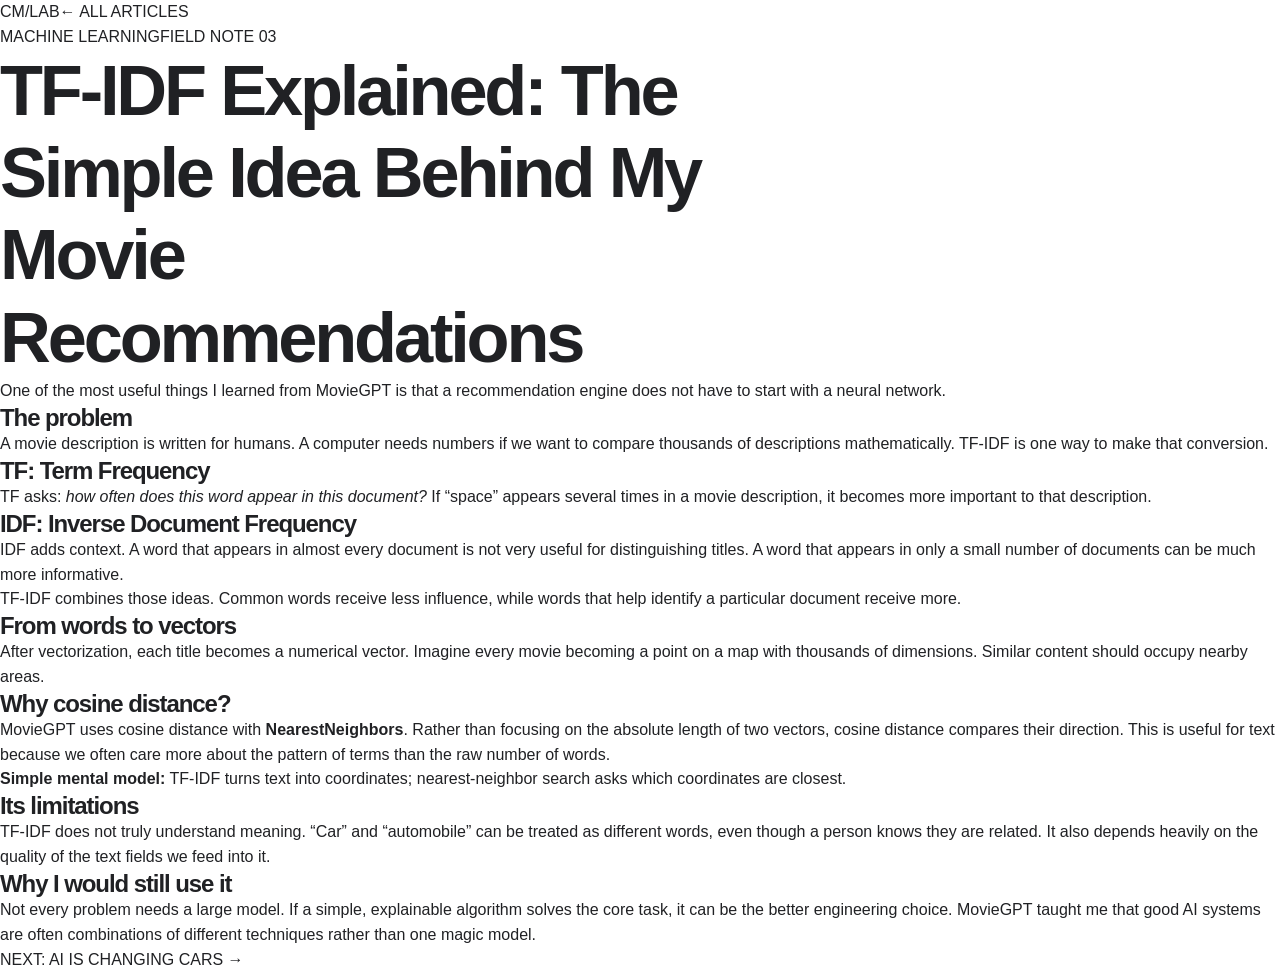
<file: blog/tfidf.html>
<!DOCTYPE html><html lang="en"><head><meta charset="UTF-8"><meta name="viewport" content="width=device-width, initial-scale=1.0"><meta name="description" content="A beginner-friendly explanation of TF-IDF and how it powers MovieGPT recommendations."><title>TF-IDF Explained | Chanura Madushan</title><link rel="stylesheet" href="../style.css"><link rel="stylesheet" href="../blog.css"></head><body><header class="article-header"><a class="blog-brand" href="../blog.html">CM<span>/</span>LAB</a><a class="back-link" href="../blog.html">← ALL ARTICLES</a></header><main class="article-page"><div class="article-meta"><span class="article-tag">MACHINE LEARNING</span><span>FIELD NOTE 03</span></div><h1>TF-IDF Explained: The Simple Idea Behind My Movie Recommendations</h1><p class="article-lead">One of the most useful things I learned from MovieGPT is that a recommendation engine does not have to start with a neural network.</p><div class="article-body"><h2>The problem</h2><p>A movie description is written for humans. A computer needs numbers if we want to compare thousands of descriptions mathematically. TF-IDF is one way to make that conversion.</p><h2>TF: Term Frequency</h2><p>TF asks: <em>how often does this word appear in this document?</em> If “space” appears several times in a movie description, it becomes more important to that description.</p><h2>IDF: Inverse Document Frequency</h2><p>IDF adds context. A word that appears in almost every document is not very useful for distinguishing titles. A word that appears in only a small number of documents can be much more informative.</p><p>TF-IDF combines those ideas. Common words receive less influence, while words that help identify a particular document receive more.</p><h2>From words to vectors</h2><p>After vectorization, each title becomes a numerical vector. Imagine every movie becoming a point on a map with thousands of dimensions. Similar content should occupy nearby areas.</p><h2>Why cosine distance?</h2><p>MovieGPT uses cosine distance with <strong>NearestNeighbors</strong>. Rather than focusing on the absolute length of two vectors, cosine distance compares their direction. This is useful for text because we often care more about the pattern of terms than the raw number of words.</p><div class="callout"><b>Simple mental model:</b> TF-IDF turns text into coordinates; nearest-neighbor search asks which coordinates are closest.</div><h2>Its limitations</h2><p>TF-IDF does not truly understand meaning. “Car” and “automobile” can be treated as different words, even though a person knows they are related. It also depends heavily on the quality of the text fields we feed into it.</p><h2>Why I would still use it</h2><p>Not every problem needs a large model. If a simple, explainable algorithm solves the core task, it can be the better engineering choice. MovieGPT taught me that good AI systems are often combinations of different techniques rather than one magic model.</p></div><a class="next-article" href="ai-cars.html">NEXT: AI IS CHANGING CARS →</a></main></body></html>
</file>
<file: style.css>
:root {
  color-scheme: light;
  --ink: #17212b;
  --muted: #596675;
  --soft-muted: #788493;
  --paper: #f7f8fa;
  --white: #fff;
  --line: #e1e6eb;
  --accent: #2463eb;
  --accent-dark: #194dc1;
  --navy: #101d2b;
  --max: 1160px;
  --radius: 18px;
  --shadow: 0 16px 45px rgba(24, 39, 56, .07);
}
[data-theme="dark"] {
  color-scheme: dark;
  --ink: #edf2f7;
  --muted: #aab6c5;
  --soft-muted: #8391a1;
  --paper: #0f1720;
  --white: #17212b;
  --line: #293746;
  --accent: #6ea0ff;
  --accent-dark: #8bb3ff;
  --navy: #091018;
  --shadow: 0 16px 45px rgba(0, 0, 0, .28);
}
* { box-sizing: border-box; margin: 0; padding: 0; }
html { scroll-behavior: smooth; scroll-padding-top: 95px; }
body { background: var(--paper); color: var(--ink); font-family: "DM Sans", Arial, sans-serif; font-size: 16px; line-height: 1.7; -webkit-font-smoothing: antialiased; transition: background .25s ease, color .25s ease; }
a { color: inherit; text-decoration: none; }
img { display: block; max-width: 100%; }
button, a { -webkit-tap-highlight-color: transparent; }
button { font: inherit; }
a:focus-visible, button:focus-visible { outline: 3px solid #84a8ff; outline-offset: 4px; border-radius: 5px; }
.container { width: min(calc(100% - 48px), var(--max)); margin-inline: auto; }
.skip-link { position: absolute; left: 12px; top: -60px; z-index: 100; padding: 10px 14px; background: var(--white); border: 1px solid var(--line); }
.skip-link:focus { top: 12px; }
.site-header { position: sticky; top: 0; z-index: 50; background: color-mix(in srgb, var(--paper) 90%, transparent); border-bottom: 1px solid var(--line); backdrop-filter: blur(16px); }
.header-inner { min-height: 78px; display: flex; align-items: center; justify-content: space-between; gap: 24px; }
.header-actions { display: flex; align-items: center; gap: 10px; }
.brand { font-family: Manrope, sans-serif; font-size: 1.55rem; font-weight: 800; letter-spacing: -.08em; }
.brand span { color: var(--accent); }
.main-nav { display: flex; align-items: center; gap: clamp(18px, 3vw, 38px); }
.main-nav a, .header-cta { color: var(--muted); font-size: .9rem; font-weight: 600; transition: color .2s ease; }
.main-nav a:hover, .header-cta:hover { color: var(--accent); }
.header-cta { color: var(--ink); padding: 9px 15px; border: 1px solid var(--line); border-radius: 9px; }
.header-cta span { margin-left: 5px; color: var(--accent); }
.theme-toggle { display: grid; place-items: center; width: 42px; height: 42px; padding: 0; color: var(--ink); background: var(--white); border: 1px solid var(--line); border-radius: 9px; cursor: pointer; transition: transform .2s ease, background .2s ease, border-color .2s ease; }
.theme-toggle:hover { transform: translateY(-2px); border-color: var(--accent); }
.theme-icon { grid-area: 1 / 1; font-size: 1.1rem; line-height: 1; transition: opacity .2s ease, transform .2s ease; }
.theme-icon-moon { opacity: 0; transform: scale(.6) rotate(-20deg); }
[data-theme="dark"] .theme-icon-sun { opacity: 0; transform: scale(.6) rotate(20deg); }
[data-theme="dark"] .theme-icon-moon { opacity: 1; transform: scale(1) rotate(0); }
.hero { display: grid; grid-template-columns: 1.25fr .75fr; align-items: center; gap: 70px; padding-block: clamp(72px, 10vw, 126px) 112px; }
.eyebrow, .section-kicker, .project-type { font-size: .72rem; font-weight: 700; letter-spacing: .13em; text-transform: uppercase; }
.eyebrow { display: flex; align-items: center; gap: 10px; color: var(--muted); margin-bottom: 25px; }
.status-dot { width: 8px; height: 8px; border-radius: 50%; background: #2a9b69; box-shadow: 0 0 0 4px rgba(42,155,105,.1); }
h1, h2, h3 { font-family: Manrope, "DM Sans", sans-serif; letter-spacing: -.045em; line-height: 1.17; }
h1 { max-width: 760px; font-size: clamp(2.8rem, 5.5vw, 4.65rem); font-weight: 800; }
h1 span { color: var(--accent); }
.hero-lead { max-width: 630px; margin-top: 25px; color: var(--muted); font-size: 1.08rem; line-height: 1.85; }
.hero-actions { display: flex; flex-wrap: wrap; align-items: center; gap: 12px; margin-top: 30px; }
.button { display: inline-flex; min-height: 47px; align-items: center; justify-content: center; gap: 12px; padding: 12px 18px; border: 1px solid transparent; border-radius: 9px; font-size: .9rem; font-weight: 700; transition: transform .2s ease, background .2s ease, border-color .2s ease; }
.button:hover { transform: translateY(-2px); }
.button-primary { color: white; background: var(--accent); }
.button-primary:hover { background: var(--accent-dark); }
.button-secondary { color: var(--ink); background: transparent; border-color: var(--line); }
.button-secondary:hover { background: var(--white); border-color: var(--accent); }
.hero-focus { display: flex; flex-wrap: wrap; gap: 12px; align-items: baseline; margin-top: 36px; padding-top: 20px; border-top: 1px solid var(--line); font-size: .84rem; }
.hero-focus > span { color: var(--soft-muted); }
.hero-focus p { color: var(--muted); font-weight: 600; }
.hero-focus i { color: var(--soft-muted); font-style: normal; margin-inline: 4px; }
.hero-visual { position: relative; display: grid; place-items: center; min-height: 390px; }
.portrait-frame { position: relative; z-index: 2; width: min(100%, 340px); padding: 10px; background: color-mix(in srgb, var(--white) 88%, transparent); border: 1px solid var(--line); border-radius: 25px; box-shadow: 0 28px 70px rgba(0,0,0,.13); transform: rotate(2deg); }
.portrait-frame img { width: 100%; aspect-ratio: 1; object-fit: cover; border-radius: 17px; background: #e8edf3; }
.portrait-caption { display: flex; align-items: center; gap: 12px; padding: 15px 8px 8px; transform: rotate(-2deg); }
.caption-mark { display: grid; place-items: center; width: 40px; height: 40px; border-radius: 12px; color: var(--accent); background: color-mix(in srgb, var(--accent) 12%, var(--white)); font-size: .8rem; font-weight: 800; }
.portrait-caption strong, .portrait-caption small { display: block; }
.portrait-caption strong { font-size: .9rem; }
.portrait-caption small { margin-top: 1px; color: var(--muted); font-size: .75rem; }
.orbit { position: absolute; border: 1px solid var(--line); border-radius: 50%; }
.orbit-one { width: 390px; height: 390px; }
.orbit-two { width: 470px; height: 470px; border-style: dashed; opacity: .75; }
.visual-label { position: absolute; z-index: 3; padding: 7px 11px; color: var(--muted); background: var(--white); border: 1px solid var(--line); border-radius: 7px; box-shadow: 0 8px 20px rgba(0,0,0,.07); font-size: .68rem; font-weight: 800; letter-spacing: .1em; }
.label-one { top: 40px; right: 4px; }
.label-two { bottom: 44px; left: -4px; }
.intro-band, .skills-section { background: color-mix(in srgb, var(--paper) 78%, var(--line)); border-block: 1px solid var(--line); }
.intro-grid { display: grid; grid-template-columns: .45fr 1.55fr; gap: 50px; padding-block: 72px; }
.section-kicker { color: var(--accent); }
.intro-grid h2, .section-heading h2, .contact-inner h2 { font-size: clamp(2rem, 3.4vw, 3rem); font-weight: 750; }
.intro-grid > div > p { max-width: 770px; margin-top: 20px; color: var(--muted); font-size: 1.04rem; }
.profile-links { display: flex; flex-wrap: wrap; gap: 24px; margin-top: 25px; }
.profile-links a, .text-link { color: var(--accent); font-size: .9rem; font-weight: 700; }
.profile-links a span, .text-link span { margin-left: 4px; }
.section { padding-block: 105px; }
.section-heading { display: flex; justify-content: space-between; align-items: end; gap: 35px; margin-bottom: 34px; }
.section-heading h2 { margin-top: 12px; }
.section-heading > p { max-width: 360px; color: var(--muted); font-size: .94rem; }
.project-grid { display: grid; grid-template-columns: repeat(2, minmax(0, 1fr)); gap: 18px; }
.project-card { display: flex; flex-direction: column; align-items: flex-start; min-height: 330px; padding: 28px; background: var(--white); border: 1px solid var(--line); border-radius: var(--radius); box-shadow: 0 5px 18px rgba(0,0,0,.025); transition: transform .22s ease, box-shadow .22s ease, border-color .22s ease; }
.project-card:hover { transform: translateY(-4px); border-color: color-mix(in srgb, var(--accent) 35%, var(--line)); box-shadow: var(--shadow); }
.project-featured { background: linear-gradient(145deg, var(--white) 65%, color-mix(in srgb, var(--accent) 10%, var(--white))); border-color: color-mix(in srgb, var(--accent) 25%, var(--line)); }
.project-topline { display: flex; width: 100%; align-items: center; justify-content: space-between; gap: 12px; margin-bottom: 24px; }
.project-index { color: var(--soft-muted); font-family: Manrope, sans-serif; font-size: .78rem; font-weight: 800; }
.project-status { padding: 4px 9px; border: 1px solid var(--line); border-radius: 999px; color: var(--muted); font-size: .7rem; font-weight: 600; }
.status-progress { color: var(--accent); background: color-mix(in srgb, var(--accent) 10%, var(--white)); border-color: color-mix(in srgb, var(--accent) 22%, var(--line)); }
.project-type { color: var(--soft-muted); font-size: .65rem; letter-spacing: .11em; }
.project-card h3 { margin-top: 9px; font-size: 1.55rem; }
.project-card > p:not(.project-type) { margin-top: 12px; color: var(--muted); font-size: .94rem; line-height: 1.8; }
.tag-list { display: flex; flex-wrap: wrap; gap: 7px; margin-top: 19px; list-style: none; }
.tag-list li { padding: 5px 9px; color: var(--muted); background: color-mix(in srgb, var(--paper) 70%, var(--white)); border-radius: 6px; font-size: .72rem; font-weight: 600; }
.text-link { display: inline-block; margin-top: 23px; }
.secondary-link { margin-top: 10px; color: var(--muted); }
.project-card .text-link:last-child { margin-top: auto; padding-top: 22px; }
.project-card .secondary-link:last-child { margin-top: 8px; padding-top: 0; }
.skills-section { padding-block: 88px 98px; }
.skills-grid { display: grid; grid-template-columns: repeat(2, minmax(0, 1fr)); gap: 14px; }
.skill-card { display: flex; align-items: flex-start; gap: 19px; padding: 23px; background: color-mix(in srgb, var(--white) 88%, transparent); border: 1px solid var(--line); border-radius: 13px; }
.skill-number { display: grid; flex: 0 0 38px; place-items: center; width: 38px; height: 38px; color: var(--accent); background: color-mix(in srgb, var(--accent) 12%, var(--white)); border-radius: 10px; font-size: .72rem; font-weight: 800; }
.skill-card h3 { font-size: 1.05rem; letter-spacing: -.02em; }
.skill-card p { margin-top: 8px; color: var(--muted); font-size: .9rem; }
.learning-list { border-top: 1px solid var(--line); }
.learning-list > div { display: flex; align-items: flex-start; gap: 18px; padding: 19px 0; border-bottom: 1px solid var(--line); }
.learning-marker { display: grid; flex: 0 0 34px; place-items: center; width: 34px; height: 34px; background: var(--white); border: 1px solid var(--line); border-radius: 9px; color: var(--accent); font-size: .75rem; font-weight: 800; }
.learning-list p { flex: 1; }
.learning-list strong, .learning-list small { display: block; }
.learning-list strong { font-size: .95rem; }
.learning-list small { margin-top: 4px; color: var(--muted); font-size: .83rem; }
.credential-note { margin-top: 17px; color: var(--soft-muted); font-size: .82rem; }
.blog-strip { display: flex; justify-content: space-between; align-items: center; gap: 30px; margin-top: 65px; padding: 30px; background: color-mix(in srgb, var(--paper) 78%, var(--line)); border: 1px solid var(--line); border-radius: 15px; }
.blog-strip h3 { margin-top: 7px; font-size: 1.45rem; }
.blog-strip > div > p:last-child { margin-top: 8px; color: var(--muted); font-size: .9rem; }
.blog-strip .button { flex: 0 0 auto; }
.contact-section { padding-block: 88px 94px; color: white; background: var(--navy); }
.contact-inner { text-align: center; }
.contact-inner .section-kicker { color: #9bb8ff; }
.contact-inner h2 { max-width: 750px; margin: 15px auto 0; }
.contact-inner > p:not(.section-kicker) { max-width: 630px; margin: 18px auto 0; color: #c0cbd8; }
.contact-inner .hero-actions { justify-content: center; }
.button-light { color: #142033; background: white; }
.button-light:hover { background: #e9efff; }
.button-outline-light { color: white; border-color: #455365; }
.button-outline-light:hover { background: #1a2b40; border-color: #8395aa; }
.site-footer { background: #0c1723; color: #aab6c5; }
.footer-inner { display: flex; align-items: center; justify-content: space-between; gap: 20px; min-height: 86px; }
.footer-inner .brand { color: white; }
.footer-inner p, .footer-inner > a:last-child { font-size: .8rem; }
.footer-inner > a:last-child:hover { color: white; }
@media (max-width: 900px) {
  .hero { gap: 35px; grid-template-columns: 1.15fr .85fr; }
  .orbit-one { width: 320px; height: 320px; }
  .orbit-two { width: 390px; height: 390px; }
  .section-heading { align-items: flex-start; flex-direction: column; gap: 14px; }
  .section-heading > p { max-width: 600px; }
}
@media (max-width: 680px) {
  .container { width: min(calc(100% - 34px), var(--max)); }
  .header-inner { min-height: 70px; gap: 12px; }
  .main-nav { gap: 13px; }
  .main-nav a { font-size: .78rem; }
  .header-cta { padding: 7px 10px; font-size: .8rem; }
  .hero { grid-template-columns: 1fr; padding-block: 66px 80px; }
  .hero-copy { order: 1; }
  .hero-visual { order: 0; min-height: 300px; margin-bottom: 10px; }
  .portrait-frame { width: min(70%, 275px); }
  .orbit-one { width: 290px; height: 290px; }
  .orbit-two { width: 340px; height: 340px; }
  .label-one { right: 8%; top: 24px; }
  .label-two { left: 8%; bottom: 28px; }
  h1 { font-size: clamp(2.45rem, 10vw, 3.7rem); }
  .hero-lead { font-size: 1rem; }
  .intro-grid { grid-template-columns: 1fr; gap: 18px; padding-block: 54px; }
  .section { padding-block: 72px; }
  .project-grid, .skills-grid { grid-template-columns: 1fr; }
  .project-card { min-height: auto; padding: 24px; }
  .skills-section { padding-block: 68px; }
  .blog-strip { align-items: flex-start; flex-direction: column; padding: 24px; }
  .contact-section { padding-block: 68px; }
  .footer-inner { flex-wrap: wrap; justify-content: space-between; padding-block: 22px; }
  .footer-inner p { order: 3; width: 100%; }
}
@media (max-width: 420px) {
  .main-nav { gap: 9px; }
  .main-nav a { font-size: .73rem; }
  .header-cta { display: none; }
  .hero-actions { align-items: stretch; flex-direction: column; }
  .hero-actions .button { width: 100%; }
  .hero-focus { align-items: flex-start; flex-direction: column; gap: 4px; }
  .profile-links { gap: 14px; }
}
@media (prefers-reduced-motion: reduce) {
  *, *::before, *::after { scroll-behavior: auto !important; transition-duration: .01ms !important; animation-duration: .01ms !important; animation-iteration-count: 1 !important; }
}
</file>
<file: blog.css>
/* Editorial blog layout — restrained motion and automotive-inspired details */
:root{--dm-bg:#fff;--dm-text:#202124;--dm-muted:#5f6368;--dm-line:#dadce0;--dm-purple:#5b2db6;--dm-purple-dark:#3f1d83;--dm-blue:#e9f1ff;--dm-green:#e9f7ee;--dm-orange:#fff0e5}
html{scroll-behavior:smooth;scroll-padding-top:24px}
body{margin:0;background:var(--dm-bg);color:var(--dm-text);font-family:Arial,"Helvetica Neue",sans-serif;line-height:1.55;overflow-x:hidden}
body:before{display:none}
.dm-header{width:min(90%,1200px);height:78px;margin:auto;display:flex;align-items:center;border-bottom:1px solid var(--dm-line)}
.dm-logo{font-size:1.05rem;font-weight:700;letter-spacing:.04em;color:var(--dm-text);text-decoration:none}.dm-logo span{color:#7b4bd1}
.dm-nav{display:flex;gap:34px;margin-left:58px}.dm-nav a,.dm-header-link{font-size:.88rem;color:var(--dm-text);text-decoration:none}.dm-nav a:hover,.dm-header-link:hover{color:var(--dm-purple)}
.dm-header-link{margin-left:auto}.dm-header-link span{font-size:1rem;margin-left:5px}
.dm-intro{width:min(90%,1200px);margin:100px auto 85px}
.dm-kicker,.dm-category{font-size:.7rem;letter-spacing:.11em;font-weight:700;color:var(--dm-purple);text-transform:uppercase;margin:0 0 13px}
.dm-intro h1{font-size:clamp(3.4rem,8vw,7.8rem);line-height:.94;letter-spacing:-.075em;font-weight:650;margin:0;max-width:950px}
.gradient-text{background:linear-gradient(105deg,#5b2db6 8%,#a15be8 48%,#e05d37 95%);background-size:180% auto;color:transparent;background-clip:text;-webkit-background-clip:text;animation:gradient-drift 8s ease-in-out infinite alternate}
.dm-lead{max-width:650px;font-size:1.13rem;color:var(--dm-muted);margin:30px 0 0}
.status-dot{display:inline-block;width:7px;height:7px;margin:0 7px 1px 0;border-radius:50%;background:#39a96b;box-shadow:0 0 0 4px #39a96b1a;animation:pulse 2s infinite}
.ascii-console{max-width:670px;margin-top:36px;border:1px solid #2a2634;border-radius:12px;overflow:hidden;background:#15131b;color:#c7b5ff;box-shadow:0 18px 55px #2d164414}
.console-top{display:flex;justify-content:space-between;padding:10px 15px;border-bottom:1px solid #ffffff19;color:#aaa0bc;font:10px/1.4 ui-monospace,SFMono-Regular,Consolas,monospace;letter-spacing:.08em}
.ascii-car{margin:0;padding:18px 16px 20px;overflow-x:auto;color:#e6dcff;font:clamp(10px,1.5vw,14px)/1.5 ui-monospace,SFMono-Regular,Consolas,monospace;white-space:pre;animation:terminal-glow 4s ease-in-out infinite alternate}
.dm-feature{width:min(90%,1200px);margin:auto;display:grid;grid-template-columns:1.12fr .88fr;min-height:475px;border-top:1px solid var(--dm-line);border-bottom:1px solid var(--dm-line)}
.feature-image{min-height:475px;position:relative;overflow:hidden;text-decoration:none}.image-purple{background:linear-gradient(135deg,#321267,#6d36bd 52%,#c5a5ff)}
.image-grid{position:absolute;inset:0;background:linear-gradient(#ffffff1f 1px,transparent 1px),linear-gradient(90deg,#ffffff1f 1px,transparent 1px);background-size:44px 44px;transform:rotate(-10deg) scale(1.3);opacity:.55;animation:grid-drift 18s linear infinite}
.image-label{position:absolute;left:28px;top:25px;color:#fff;font-size:.67rem;letter-spacing:.12em;font-weight:700}
.feature-symbol{position:absolute;inset:0;display:grid;place-content:center;color:#fff;font-size:8rem;font-weight:800;letter-spacing:-.12em;text-shadow:0 20px 60px #0004;transition:transform .45s}.feature-image:hover .feature-symbol{transform:scale(1.08) rotate(-3deg)}.feature-symbol span{color:#d9c6ff}
.floating-chip{position:absolute;right:20px;bottom:20px;padding:9px 12px;border:1px solid #ffffff66;border-radius:999px;background:#ffffff1a;color:white;font:10px ui-monospace,monospace;letter-spacing:.08em;backdrop-filter:blur(8px)}
.feature-copy{padding:55px 52px;display:flex;flex-direction:column;justify-content:center}.feature-copy h2{font-size:clamp(2rem,3.2vw,3.25rem);line-height:1.08;letter-spacing:-.04em;margin:0 0 22px;font-weight:600}.feature-copy>p:not(.dm-category){font-size:1rem;color:var(--dm-muted);max-width:530px}.dm-read{margin-top:24px;color:var(--dm-text);font-size:.9rem;font-weight:700;text-decoration:none}.dm-read span{color:var(--dm-purple);margin-left:6px}
.dm-section{width:min(90%,1200px);margin:115px auto}.dm-section-head{display:flex;justify-content:space-between;align-items:end;border-bottom:1px solid var(--dm-line);padding-bottom:25px;margin-bottom:30px}.dm-section-head h2,.dm-topics h2{font-size:2.35rem;line-height:1.1;letter-spacing:-.035em;margin:0;font-weight:600}.dm-section-head>p{max-width:370px;color:var(--dm-muted);margin:0}
.dm-grid{display:grid;grid-template-columns:repeat(3,1fr);gap:26px}.dm-card{color:var(--dm-text);text-decoration:none;border:1px solid var(--dm-line);background:#fff;transition:transform .3s cubic-bezier(.2,.8,.2,1),box-shadow .3s,border-color .3s;will-change:transform}.dm-card:hover{transform:translateY(-7px);box-shadow:0 20px 45px #20212416;border-color:#c9b5ed}
.card-image{height:245px;position:relative;overflow:hidden}.card-image>span{position:absolute;z-index:2;left:20px;top:18px;color:#fff;font-size:.63rem;font-weight:700;letter-spacing:.1em}.image-blue{background:linear-gradient(145deg,#0c1e45,#3c6fc4)}.image-green{background:linear-gradient(145deg,#103b2a,#79b991)}.image-orange{background:linear-gradient(145deg,#6c2918,#e48b58)}
.orb{position:absolute;border-radius:50%;filter:blur(1px)}.orb-one{width:190px;height:190px;background:#8eb5ff;right:20px;top:35px;opacity:.7;animation:orb-float 7s ease-in-out infinite alternate}.orb-two{width:110px;height:110px;background:#dce8ff;left:50px;bottom:-35px;opacity:.8;animation:orb-float 5s ease-in-out infinite alternate-reverse}
.visual-code{left:auto!important;right:15px;top:auto!important;bottom:16px;font:10px ui-monospace,monospace!important;color:#dce8ff!important}
.tfidf-art{position:absolute;inset:65px 35px;display:flex;align-items:center;gap:15px;transform:rotate(-15deg)}.tfidf-art i{display:block;width:35px;background:#ffffffbf;border-radius:5px;animation:bar-bounce 2.5s ease-in-out infinite alternate}.tfidf-art i:nth-child(1){height:80px}.tfidf-art i:nth-child(2){height:130px;animation-delay:.2s}.tfidf-art i:nth-child(3){height:55px;animation-delay:.4s}.tfidf-art i:nth-child(4){height:160px;animation-delay:.6s}.tfidf-art i:nth-child(5){height:100px;animation-delay:.8s}
.road-art{position:absolute;inset:0;background:linear-gradient(90deg,transparent 42%,#ffffffd9 42%,#ffffffd9 45%,transparent 45%,transparent 58%,#ffffffd9 58%,#ffffffd9 61%,transparent 61%);transform:perspective(250px) rotateX(25deg) scale(1.5);opacity:.55}.road-art b{position:absolute;width:15px;height:15px;background:#ffe0c9;border-radius:50%;box-shadow:0 0 30px #fff;left:calc(50% - 8px)}.road-art b:nth-child(1){top:55px}.road-art b:nth-child(2){top:120px}.road-art b:nth-child(3){top:185px}
.hypercar-visual{background:radial-gradient(ellipse at 70% 70%,#ff9a4a 0,#b74124 23%,transparent 54%),linear-gradient(135deg,#17151c,#3b2025 65%,#101014)}.hypercar-visual:after{content:"";position:absolute;inset:0;background:linear-gradient(115deg,transparent 25%,#ffffff0a 25.2%,transparent 25.7%,transparent 50%,#ffffff0a 50.2%,transparent 50.7%);background-size:90px 100%;animation:grid-drift 12s linear infinite}.speed-lines{position:absolute;inset:0;background:repeating-linear-gradient(170deg,transparent 0 27px,#ffffff16 28px 29px,transparent 30px 60px);transform:skewY(-12deg) scale(1.4);animation:speed-shift 2.5s linear infinite}
.hypercar-outline{position:absolute;z-index:1;left:8%;top:39%;color:#ffe5cf;font:clamp(13px,2vw,22px)/1.25 ui-monospace,monospace;white-space:pre;transform:scaleX(1.25);text-shadow:0 0 20px #ff8b4a;animation:car-hover 3s ease-in-out infinite alternate}
.visual-spec{position:absolute;z-index:2;right:15px;bottom:15px;color:#fff;text-align:right;font:bold 16px ui-monospace,monospace;letter-spacing:.04em}.visual-spec small{font-size:8px;font-weight:400;letter-spacing:.12em;color:#ffc6a5}
.card-body{padding:25px 24px 28px}.card-body h3{font-size:1.45rem;line-height:1.17;letter-spacing:-.025em;margin:5px 0 13px;font-weight:600}.card-body p:not(.dm-category){color:var(--dm-muted);font-size:.9rem;margin:0}.card-body .dm-read{display:block;margin-top:22px;font-size:.78rem}
.dm-topics{width:min(90%,1200px);margin:0 auto 110px;padding-top:75px;border-top:1px solid var(--dm-line);display:grid;grid-template-columns:.75fr 1.25fr;gap:80px}.topic-links{border-top:1px solid var(--dm-line)}.topic-links a{display:grid;grid-template-columns:45px 1fr 30px;align-items:center;padding:22px 0;border-bottom:1px solid var(--dm-line);color:var(--dm-text);text-decoration:none;font-size:1.05rem;transition:padding .2s,color .2s}.topic-links span{font-size:.72rem;color:var(--dm-purple)}.topic-links b{font-weight:400;color:var(--dm-purple)}.topic-links a:hover{padding-left:8px;color:var(--dm-purple)}
.dm-bottom{background:#f5f2ff;text-align:center;padding:105px 20px}.dm-bottom h2{font-size:clamp(2.7rem,5vw,5rem);line-height:1.02;letter-spacing:-.05em;margin:10px 0 30px;font-weight:600}.dm-button{display:inline-block;padding:12px 21px;background:var(--dm-text);color:#fff;text-decoration:none;border-radius:999px;font-size:.83rem;font-weight:700;transition:background .2s,transform .2s}.dm-button:hover{background:var(--dm-purple);transform:translateY(-2px)}
.reveal{opacity:0;transform:translateY(22px);transition:opacity .7s ease,transform .7s cubic-bezier(.2,.7,.2,1)}.reveal.is-visible{opacity:1;transform:translateY(0)}
@keyframes pulse{50%{box-shadow:0 0 0 7px #39a96b00}}
@keyframes gradient-drift{to{background-position:100% center}}
@keyframes terminal-glow{to{text-shadow:0 0 14px #a78bfa66}}
@keyframes grid-drift{to{background-position:44px 44px}}
@keyframes orb-float{to{transform:translate3d(-12px,-15px,0) scale(1.04)}}
@keyframes bar-bounce{to{transform:scaleY(.78);transform-origin:bottom}}
@keyframes speed-shift{to{background-position:0 60px}}
@keyframes car-hover{to{transform:translateY(-5px) scaleX(1.25)}}
@media(max-width:1000px){.dm-grid{grid-template-columns:repeat(2,1fr)}}
@media(max-width:850px){.dm-header{width:92%}.dm-nav{margin-left:28px;gap:18px}.dm-feature{grid-template-columns:1fr}.feature-image{min-height:330px}.feature-copy{padding:40px 30px}.dm-topics{grid-template-columns:1fr;gap:40px}}
@media(max-width:560px){.dm-header{height:auto;padding:20px 0;flex-wrap:wrap;gap:15px}.dm-nav{order:3;width:100%;margin:0;justify-content:space-between}.dm-header-link{margin-left:auto}.dm-intro{margin:65px auto}.dm-intro h1{font-size:3.45rem}.ascii-car{font-size:10px}.dm-feature{width:100%}.feature-copy{padding:35px 6%}.dm-section,.dm-topics{width:88%}.dm-grid{grid-template-columns:1fr}.card-image{height:220px}.dm-section{margin:80px auto}.dm-section-head{display:block}.dm-section-head>p{margin-top:15px}.dm-topics{margin-bottom:70px}.dm-bottom{padding:75px 20px}}
@media(prefers-reduced-motion:reduce){html{scroll-behavior:auto}.dm-card,.topic-links a,.dm-button,.reveal{transition:none}.reveal{opacity:1;transform:none}.gradient-text,.status-dot,.ascii-car,.image-grid,.orb,.tfidf-art i,.hypercar-visual:after,.speed-lines,.hypercar-outline{animation:none!important}}
</file>
